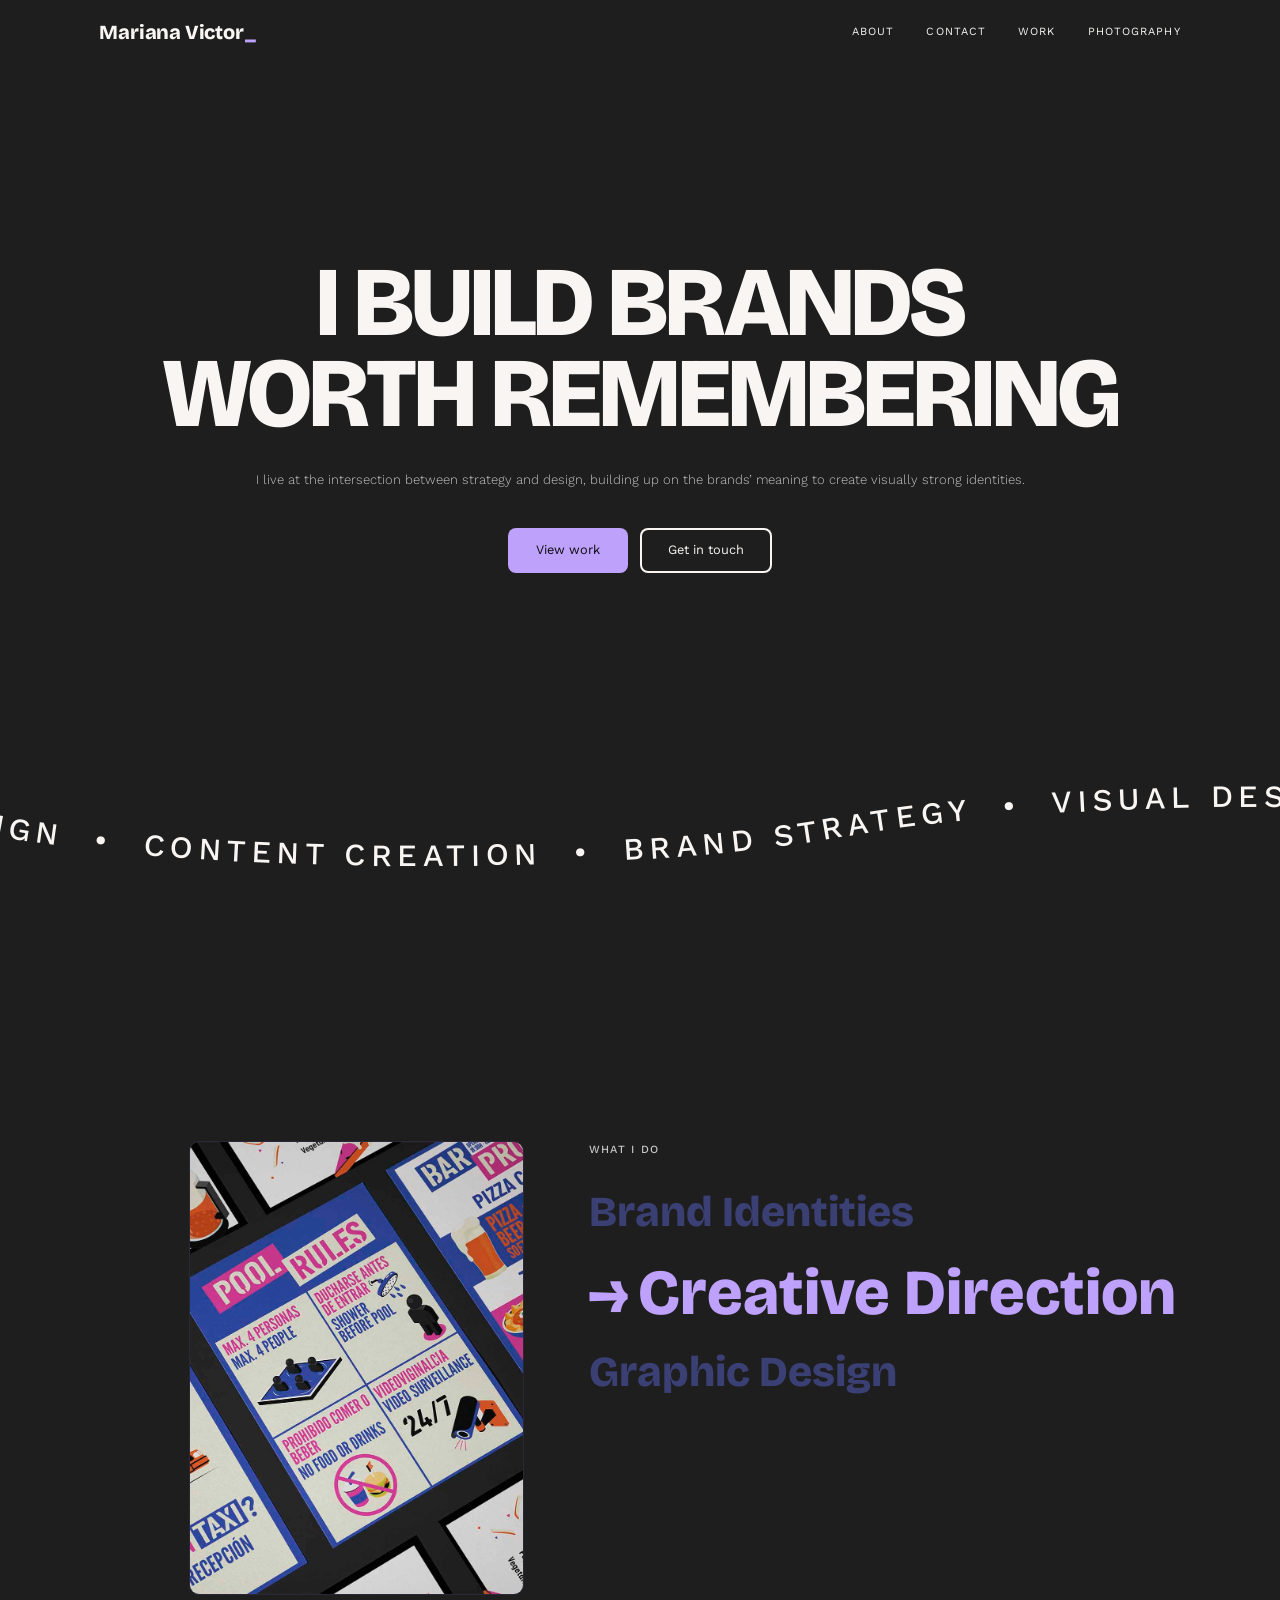
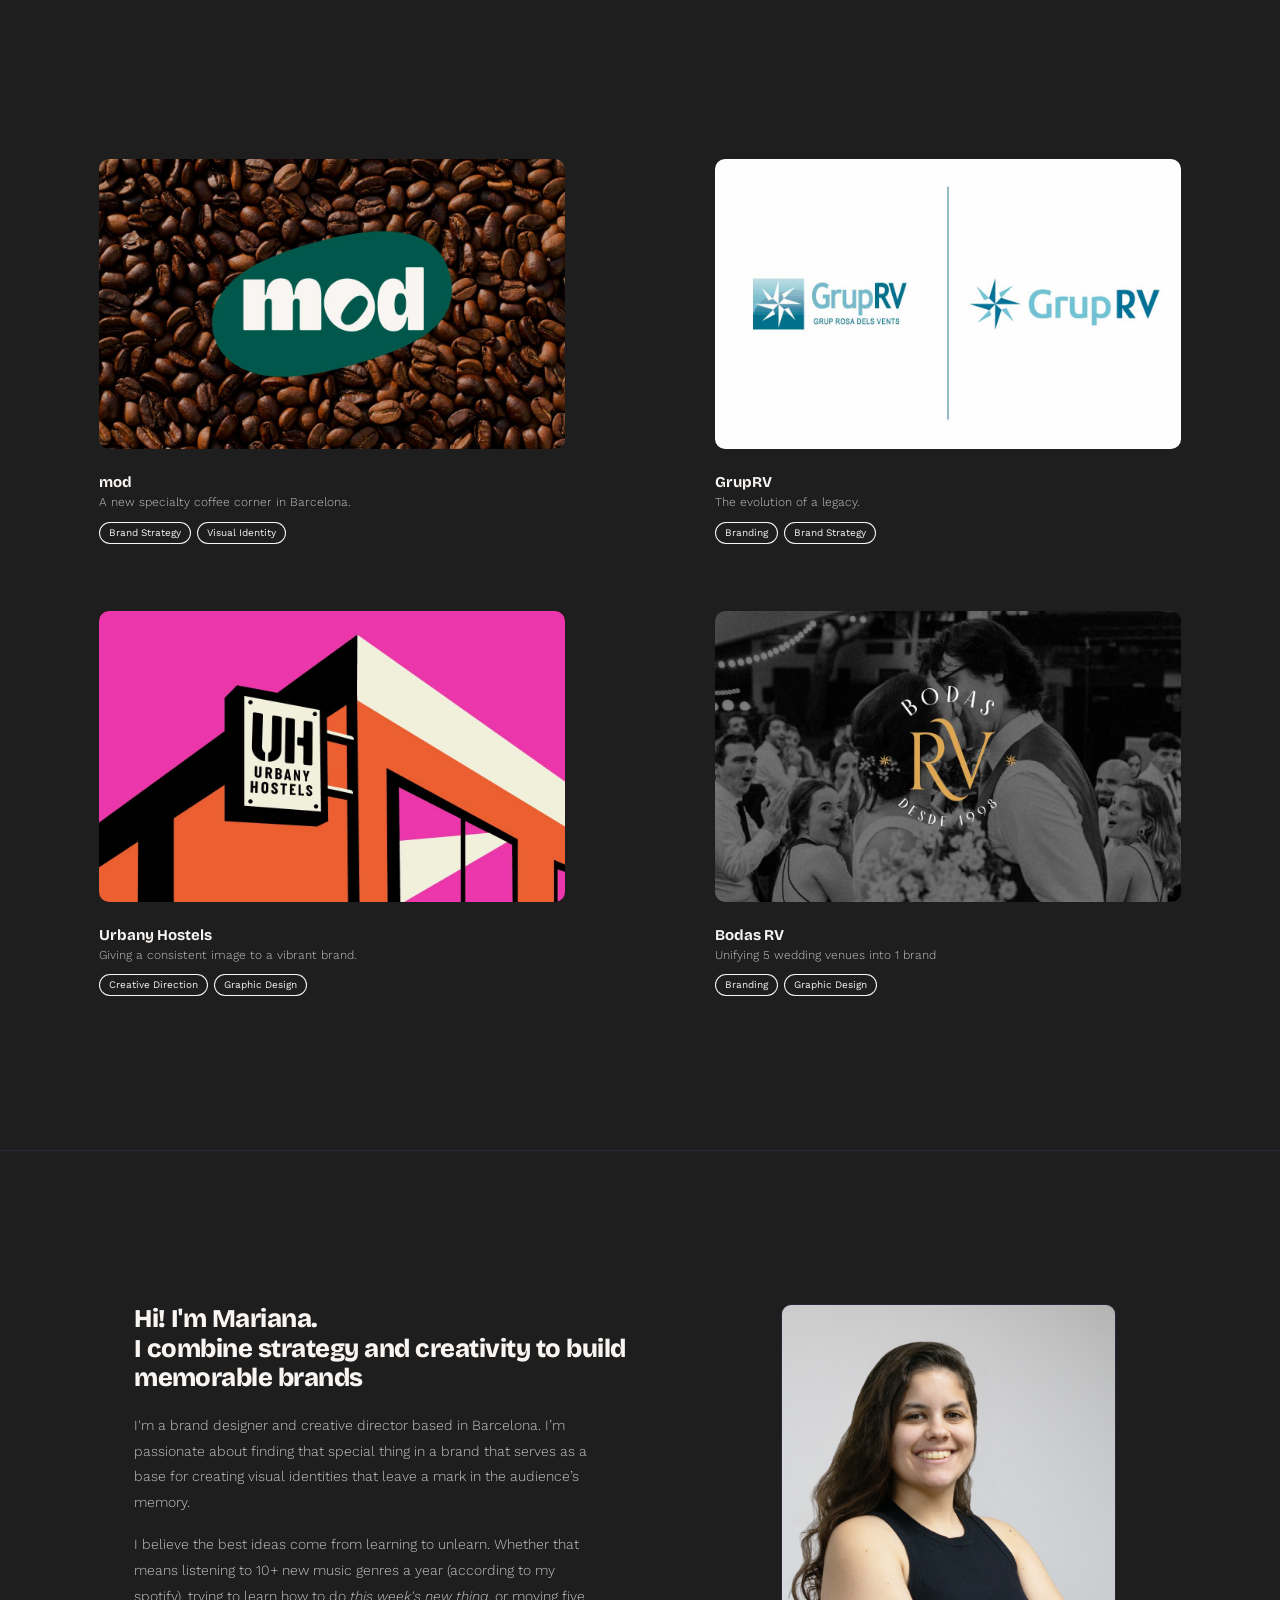
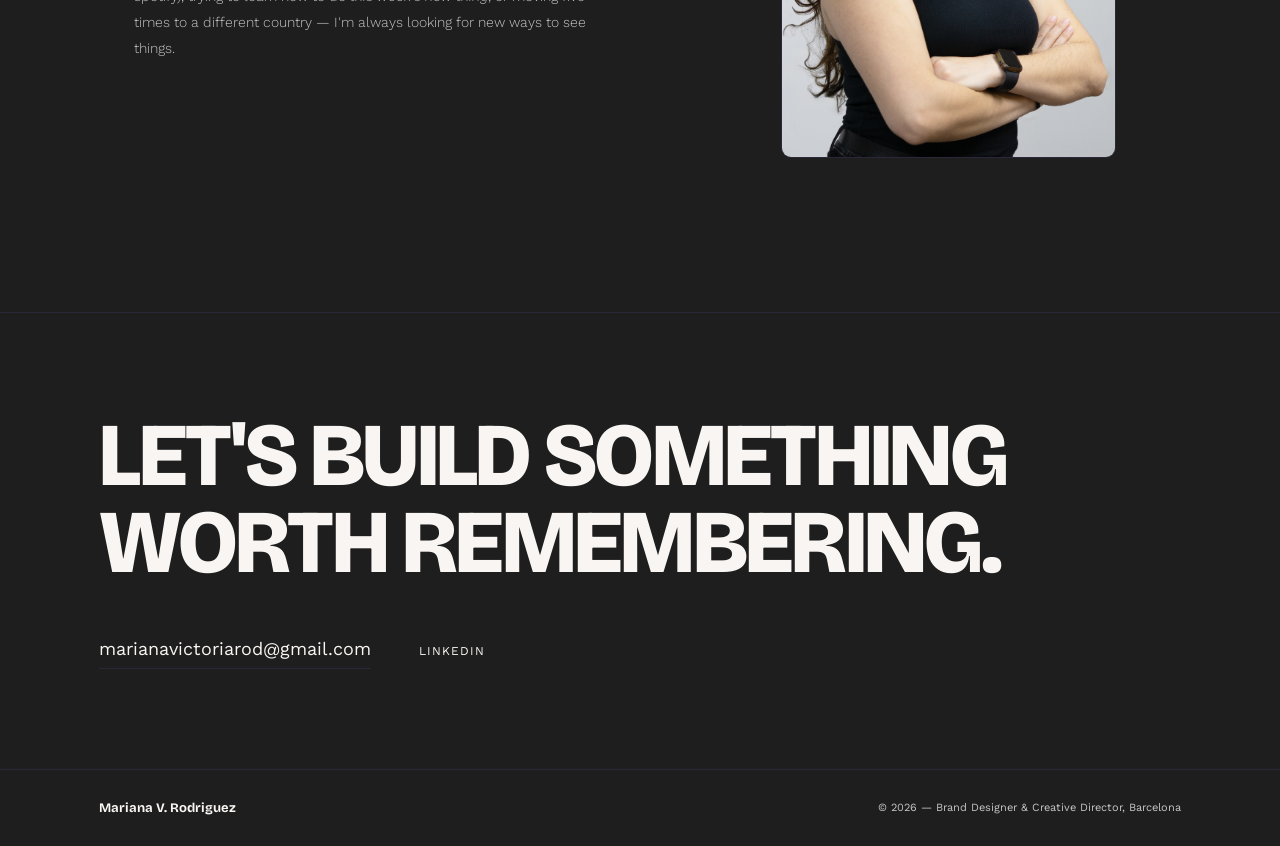
<file: index.html>
<!DOCTYPE html>
<html lang="en">
<head>
  <meta charset="UTF-8">
  <meta name="viewport" content="width=device-width, initial-scale=1.0">
  <title>Mariana V. Rodriguez — Brand Designer & Creative Director</title>
  <meta name="description" content="Brand designer and creative director based in Barcelona. Building identities that stand for something.">
  <meta property="og:title" content="Mariana V. Rodriguez — Brand Designer">
  <meta property="og:description" content="Brands with something to say. Based in Barcelona.">
  <meta property="og:url" content="https://marianavrodriguez.com">
  <meta property="og:type" content="website">

  <link rel="preconnect" href="https://fonts.googleapis.com">
  <link rel="preconnect" href="https://fonts.gstatic.com" crossorigin>
  <link href="https://fonts.googleapis.com/css2?family=Bricolage+Grotesque:opsz,wght@12..96,400;12..96,700;12..96,800&family=Work+Sans:wght@300;400;500&display=swap" rel="stylesheet">
  <link href="https://fonts.googleapis.com/css2?family=Bricolage+Grotesque:wght@800&text=%E2%86%92&display=swap" rel="stylesheet">
  <link rel="icon" type="image/jpeg" href="images/favicon.jpg">
  <link rel="stylesheet" href="styles.css">
</head>
<body>

  <div class="cursor" id="cursor" aria-hidden="true">&rarr;</div>

  <!-- NAV -->
  <nav id="nav">
    <div class="nav-inner">
      <a href="index.html" class="nav-name">
        <span id="nav-text"></span><span class="nav-cursor" id="nav-cursor">_</span>
      </a>
      <div class="nav-links">
        <a href="#about">About</a>
        <a href="#contact">Contact</a>
        <a href="#projects">Work</a>
        <a href="photography.html">Photography</a>
      </div>
      <button class="nav-burger" id="nav-burger" aria-label="Open menu" aria-expanded="false" aria-controls="nav-mobile">
        <span></span><span></span><span></span>
      </button>
    </div>
    <div class="nav-mobile" id="nav-mobile">
      <a href="#about">About</a>
      <a href="#contact">Contact</a>
      <a href="#projects">Work</a>
      <a href="photography.html">Photography</a>
    </div>
  </nav>

  <!-- HERO -->
  <section class="hero" id="home">
    <div class="hero-inner">
      <h1 class="hero-title reveal">I build brands<br>worth remembering</h1>
      <p class="hero-sub reveal">I live at the intersection between strategy and design, building up on the brands’ meaning to create visually strong identities.</p>
      <div class="hero-ctas reveal">
        <a href="#projects" class="btn-primary">View work</a>
        <a href="#contact" class="btn-ghost">Get in touch</a>
      </div>
    </div>

    <!-- MARQUEE — pinned to the bottom of the hero so part of it is
         visible on load; sizing/looping is rebuilt in script.js off
         the strip's actual rendered pixel size, not viewBox width,
         so the text stays legible on narrow screens. -->
    <div class="marquee-wrap" aria-hidden="true">
      <svg class="marquee-svg" viewBox="0 0 1920 160" preserveAspectRatio="xMidYMid meet">
        <path id="marquee-path" fill="none"
          d="M -480,90
             c 160,-70 320,-70 480,0 c 160,70 320,70 480,0
             c 160,-70 320,-70 480,0 c 160,70 320,70 480,0
             c 160,-70 320,-70 480,0 c 160,70 320,70 480,0" />
        <text class="marquee-text">
          <textPath id="marquee-textpath" href="#marquee-path" startOffset="0%">BRAND STRATEGY&nbsp;&nbsp;•&nbsp;&nbsp;VISUAL DESIGN&nbsp;&nbsp;•&nbsp;&nbsp;PHOTOGRAPHY&nbsp;&nbsp;•&nbsp;&nbsp;CREATIVE DIRECTION&nbsp;&nbsp;•&nbsp;&nbsp;GRAPHIC DESIGN&nbsp;&nbsp;•&nbsp;&nbsp;CONTENT CREATION&nbsp;&nbsp;•&nbsp;&nbsp;</textPath>
        </text>
      </svg>
    </div>
  </section>

  <!-- WORK / CATEGORIES -->
  <section class="work" id="work">
    <div class="work-inner">

      <div class="category-image" id="cat-image-wrap">
        <img id="cat-img" src="images/cat-visual-identity.jpg" alt="" onerror="this.style.opacity='0'">
        <span class="category-image-hint" aria-hidden="true">Explore →</span>
      </div>

      <div class="category-list">
        <p class="category-eyebrow">What I do</p>
        <div class="cat-item active" data-img="images/cat-visual-identity.jpg">
          <span class="cat-arrow" aria-hidden="true">→</span>
          <span class="cat-label">Brand Identities</span>
        </div>
        <div class="cat-item" data-img="images/cat-creative-direction.jpg">
          <span class="cat-arrow" aria-hidden="true">→</span>
          <span class="cat-label">Creative Direction</span>
        </div>
        <div class="cat-item" data-img="images/cat-graphic-design.jpg">
          <span class="cat-arrow" aria-hidden="true">→</span>
          <span class="cat-label">Graphic Design</span>
        </div>
        <!-- Temporarily hidden — Photography and Content Creation aren't
             ready to launch yet. Un-comment to bring them back, and
             restore the matching CATEGORIES entries in script.js.
        <div class="cat-item" data-img="images/cat-photography.jpg">
          <span class="cat-arrow" aria-hidden="true">→</span>
          <span class="cat-label">Photography</span>
        </div>
        <div class="cat-item" data-img="images/cat-content.jpg">
          <span class="cat-arrow" aria-hidden="true">→</span>
          <span class="cat-label">Content Creation</span>
        </div>
        -->
      </div>

    </div>
  </section>

  <!-- CATEGORY POP-UP -->
  <div class="cat-modal" id="cat-modal" aria-hidden="true">
    <div class="cat-modal-backdrop" data-close></div>
    <div class="cat-modal-panel" role="dialog" aria-modal="true" aria-labelledby="cat-modal-title">
      <button class="cat-modal-close" data-close aria-label="Close">&times;</button>
      <img class="cat-modal-image" id="cat-modal-image" alt="" onerror="this.style.opacity='0'">
      <div class="cat-modal-body">
        <h3 class="cat-modal-title" id="cat-modal-title"></h3>
        <p class="cat-modal-desc" id="cat-modal-desc"></p>
        <div class="cat-modal-projects" id="cat-modal-projects"></div>
      </div>
    </div>
  </div>

  <!-- PROJECT CARDS -->
  <section class="projects" id="projects">
    <div class="projects-grid">

      <article class="project-card reveal">
        <a href="mod.html" class="card-link">
          <div class="card-image" style="--ph:#002D26">
            <img src="images/mod.jpg" alt="mod" loading="lazy" onerror="this.style.opacity='0'">
            <div class="card-overlay">
              <p class="overlay-desc">Naming and brand identity for a specialty coffee corner inside Urbany Hostels Barcelona.</p>
              <span class="overlay-btn">View project →</span>
            </div>
          </div>
          <div class="card-meta">
            <p class="card-title">mod</p>
            <p class="card-desc">A new specialty coffee corner in Barcelona.</p>
            <div class="card-tags">
              <span class="tag">Brand Strategy</span>
              <span class="tag">Visual Identity</span>
            </div>
          </div>
        </a>
      </article>

      <article class="project-card reveal">
        <a href="gruprv.html" class="card-link">
          <div class="card-image" style="--ph:#0F1A2E">
            <img src="images/gruprv.jpg" alt="GrupRV" loading="lazy" onerror="this.style.opacity='0'">
            <div class="card-overlay">
              <p class="overlay-desc">Rebrand for a 50-year hospitality holding company — stripping away visual noise into one confident mark.</p>
              <span class="overlay-btn">View project →</span>
            </div>
          </div>
          <div class="card-meta">
            <p class="card-title">GrupRV</p>
            <p class="card-desc">The evolution of a legacy.</p>
            <div class="card-tags">
              <span class="tag">Branding</span>
              <span class="tag">Brand Strategy</span>
            </div>
          </div>
        </a>
      </article>

      <article class="project-card reveal">
        <a href="urbany.html" class="card-link">
          <div class="card-image" style="--ph:#1E0800">
            <img src="images/urbany.jpg" alt="Urbany Hostels" loading="lazy" onerror="this.style.opacity='0'">
            <div class="card-overlay">
              <p class="overlay-desc">Direction and creation of the visual language of the youth hostels.</p>
              <span class="overlay-btn">View project →</span>
            </div>
          </div>
          <div class="card-meta">
            <p class="card-title">Urbany Hostels</p>
            <p class="card-desc">Giving a consistent image to a vibrant brand.</p>
            <div class="card-tags">
              <span class="tag">Creative Direction</span>
              <span class="tag">Graphic Design</span>
            </div>
          </div>
        </a>
      </article>

      <article class="project-card reveal">
        <a href="bodasrv.html" class="card-link">
          <div class="card-image" style="--ph:#1A0E08">
            <img src="images/bodasrv.jpg" alt="Bodas RV" loading="lazy" onerror="this.style.opacity='0'">
            <div class="card-overlay">
              <p class="overlay-desc">Full brand identity for a wedding brand. +46% web conversions since launch.</p>
              <span class="overlay-btn">View project →</span>
            </div>
          </div>
          <div class="card-meta">
            <p class="card-title">Bodas RV</p>
            <p class="card-desc">Unifying 5 wedding venues into 1 brand</p>
            <div class="card-tags">
              <span class="tag">Branding</span>
              <span class="tag">Graphic Design</span>
            </div>
          </div>
        </a>
      </article>

    </div>
  </section>

  <!-- ABOUT -->
  <section class="about" id="about">
    <div class="about-inner">
      <div class="about-text">
        <h2 class="about-title reveal">Hi! I'm Mariana.<br>I combine strategy and creativity to build memorable brands</h2>
        <div class="about-body reveal">
          <p>I'm a brand designer and creative director based in Barcelona. I’m passionate  about finding that special thing in a brand that serves as a base for creating visual identities that leave a mark in the audience’s memory.</p>
          <p>I believe the best ideas come from learning to unlearn. Whether that means listening to 10+ new music genres a year (according to my spotify), trying to learn how to do <em>this week's new thing</em>, or moving five times to a different country — I'm always looking for new ways to see things.</p>
        </div>
      </div>
      <div class="about-image reveal">
        <img src="images/portrait.jpg" alt="Mariana V. Rodriguez" loading="lazy" onerror="this.style.opacity='0'">
      </div>
    </div>
  </section>

  <!-- CONTACT -->
  <section class="contact" id="contact">
    <div class="contact-inner">
      <h2 class="contact-title reveal">Let's build something<br>worth remembering.</h2>
      <div class="contact-links reveal">
        <a href="mailto:marianavictoriarod@gmail.com" class="contact-email">marianavictoriarod@gmail.com</a>
        <div class="social-links">
          <a href="https://linkedin.com/in/mariana-v-rodriguez" target="_blank" rel="noopener">LinkedIn</a>
        </div>
      </div>
    </div>
  </section>

  <!-- FOOTER -->
  <footer>
    <div class="footer-inner">
      <p class="footer-name">Mariana V. Rodriguez</p>
      <p class="footer-copy">© 2026 — Brand Designer & Creative Director, Barcelona</p>
    </div>
  </footer>

  <script src="script.js"></script>
</body>
</html>
</file>
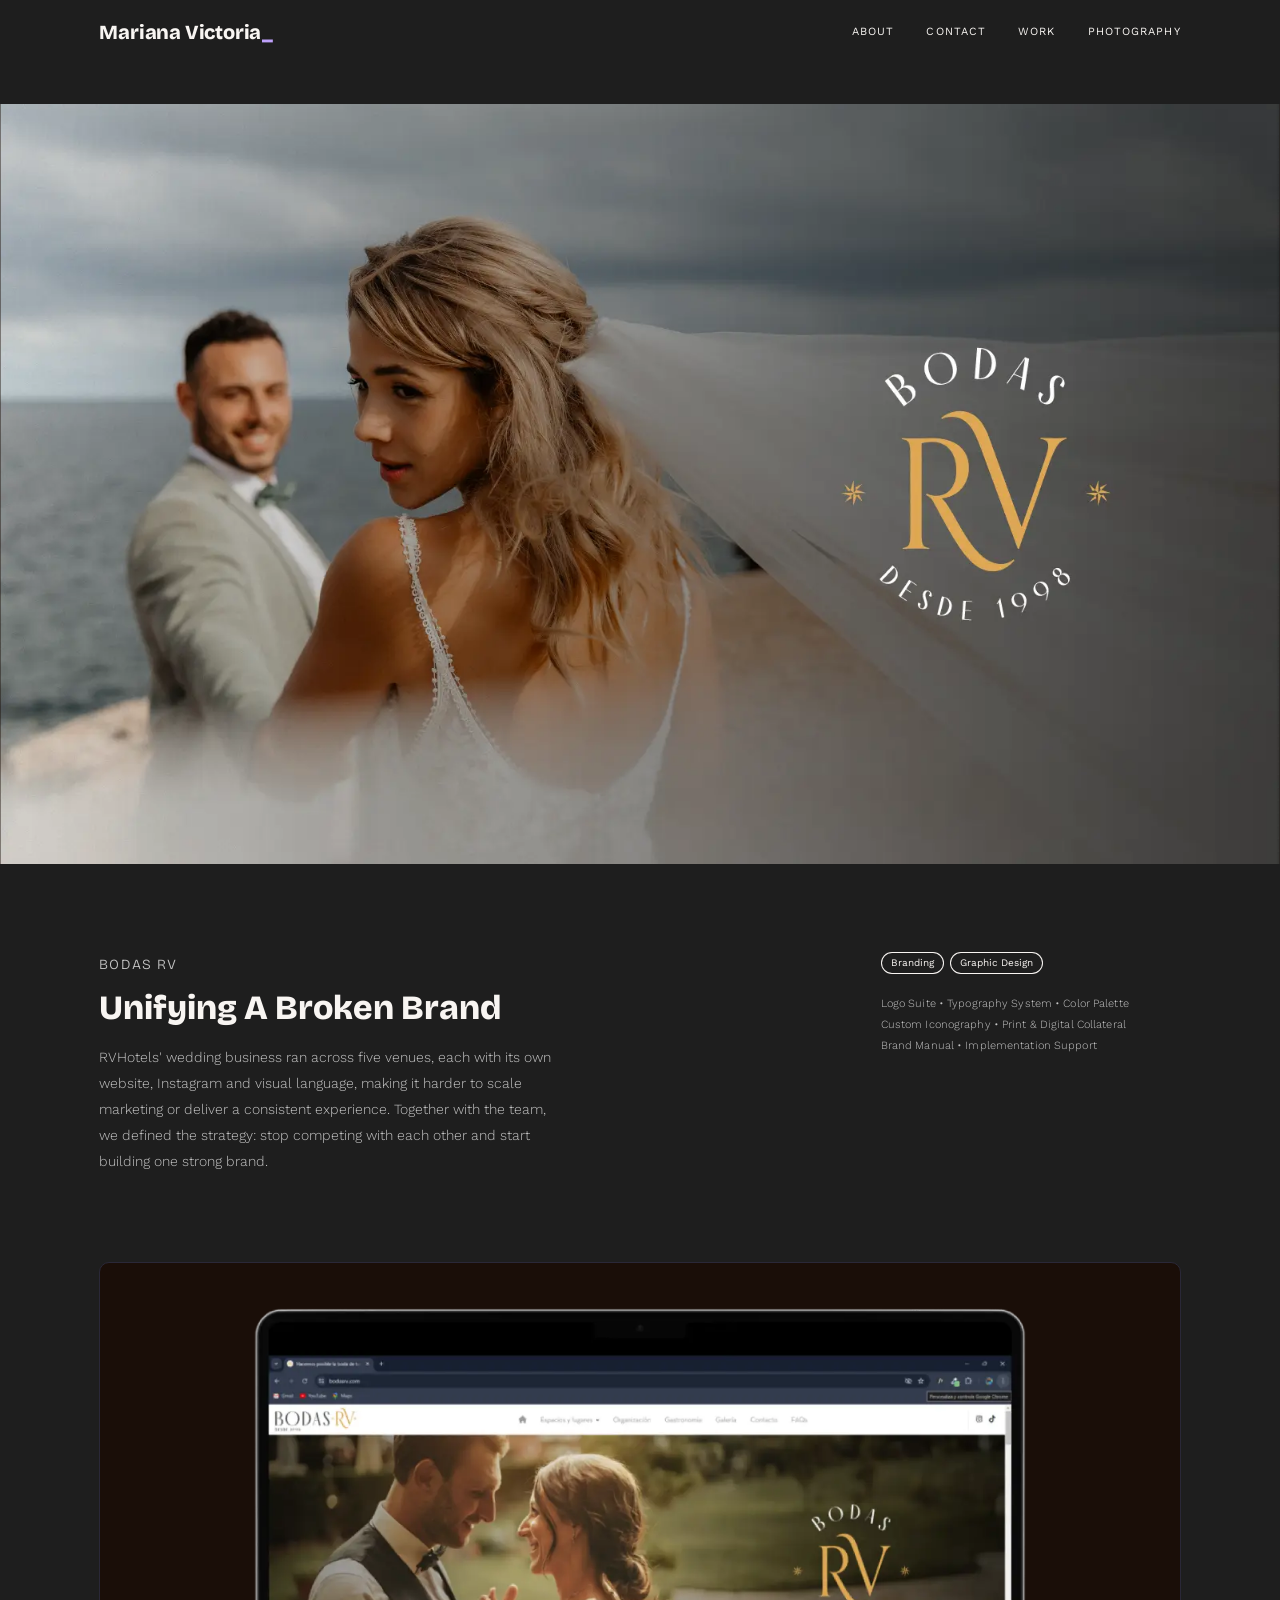
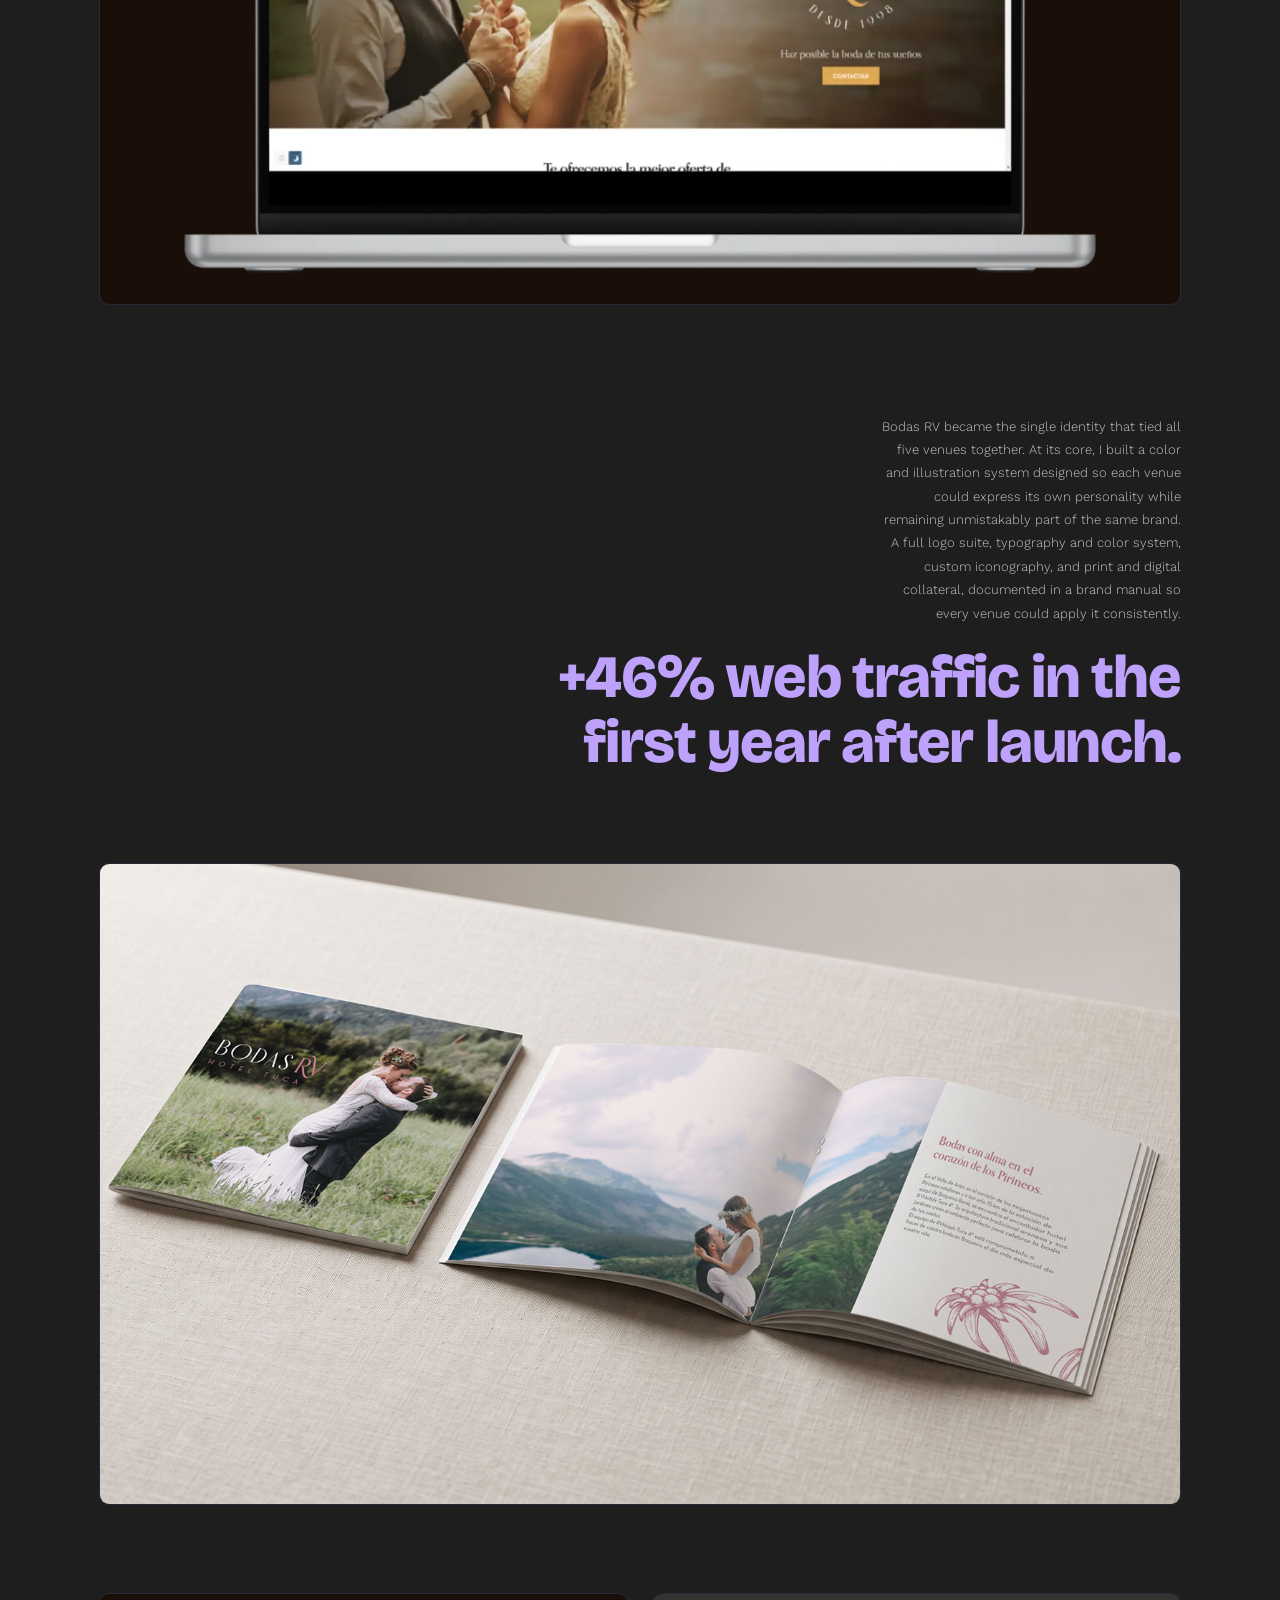
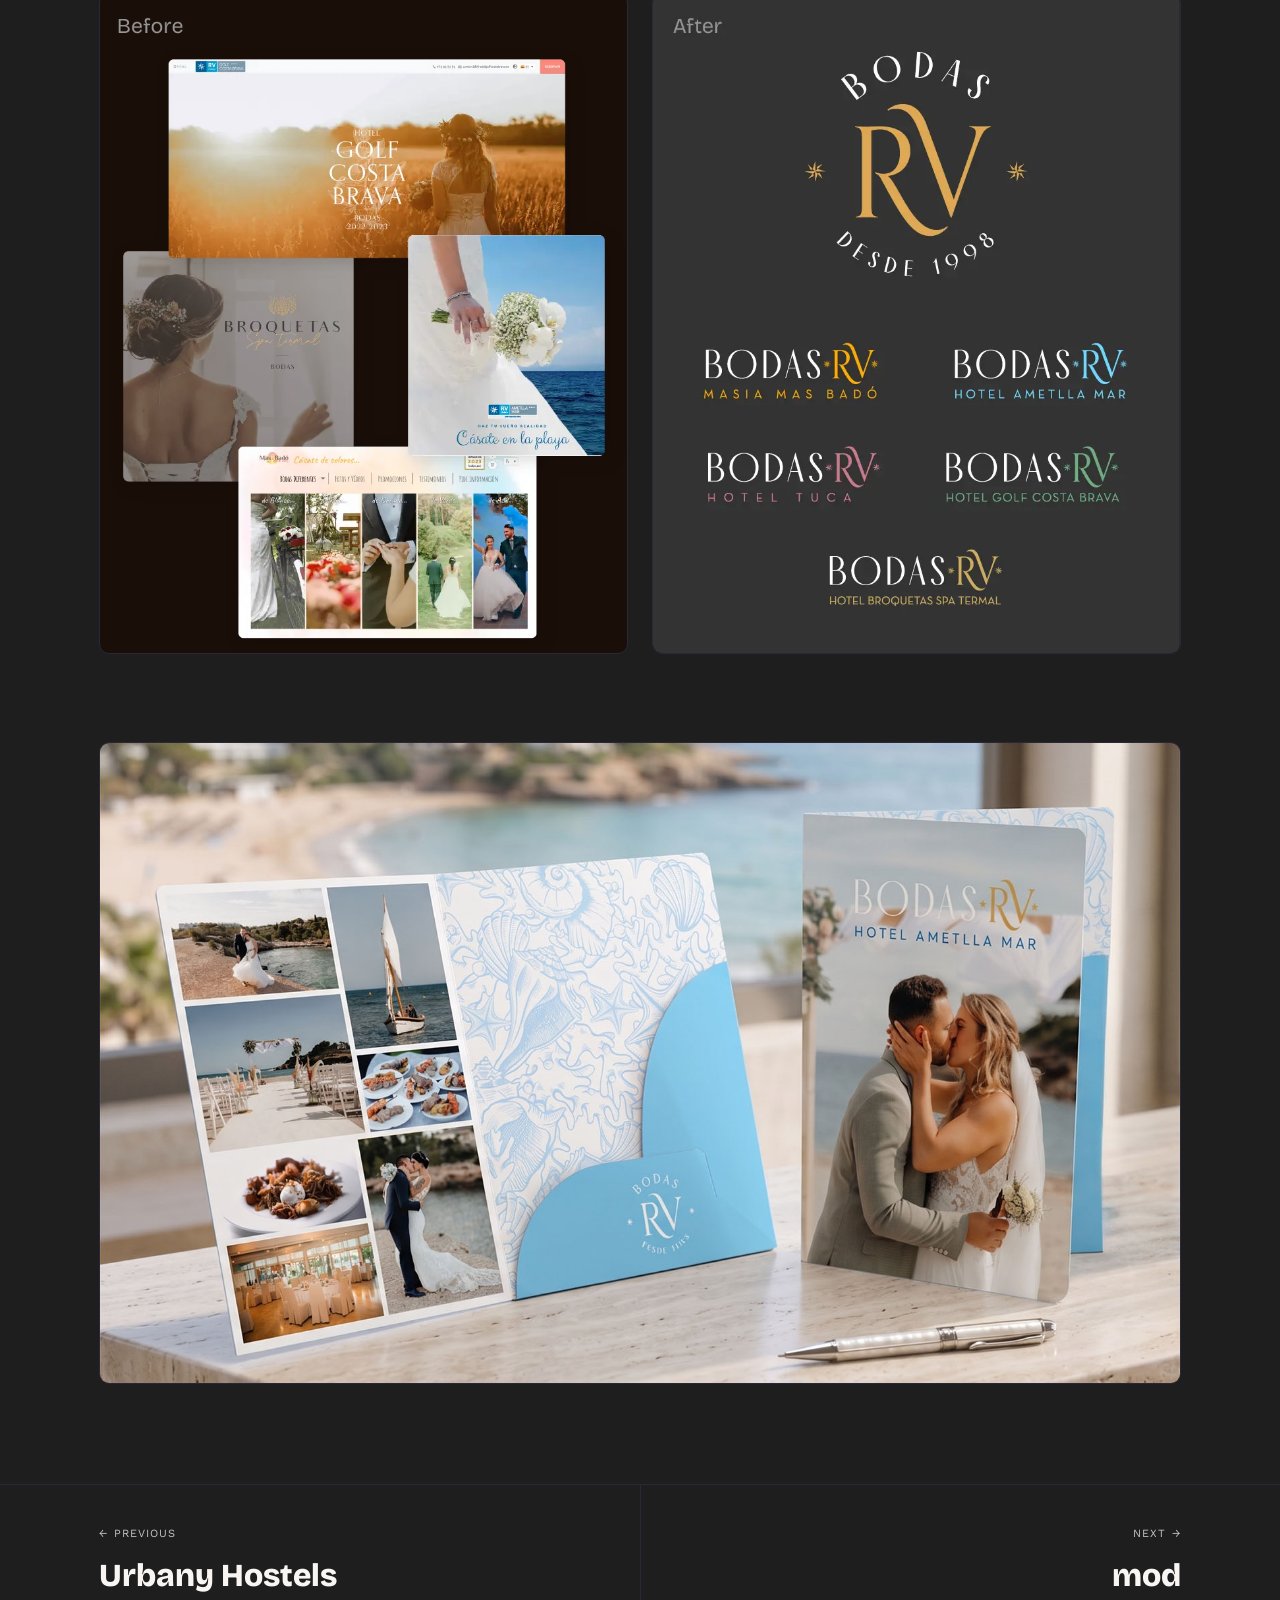
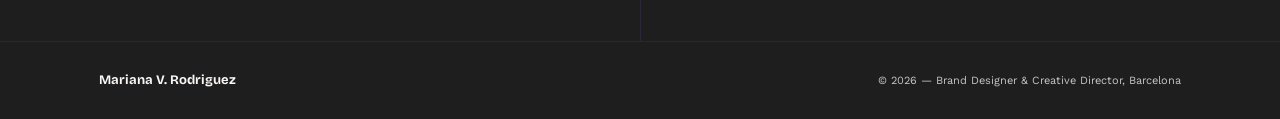
<file: bodasrv.html>
<!DOCTYPE html>
<html lang="en">
<head>
  <meta charset="UTF-8">
  <meta name="viewport" content="width=device-width, initial-scale=1.0">
  <title>Bodas RV — Mariana V. Rodriguez</title>
  <meta name="description" content="Full brand identity for a wedding brand — logo suite, print, digital, and campaigns. +46% web conversions since launch.">
  <meta property="og:title" content="Bodas RV — Mariana V. Rodriguez">
  <meta property="og:description" content="Full brand identity for a wedding brand. +46% web conversions since launch.">
  <meta property="og:url" content="https://marianavrodriguez.com/bodasrv.html">
  <meta property="og:type" content="website">

  <link rel="preconnect" href="https://fonts.googleapis.com">
  <link rel="preconnect" href="https://fonts.gstatic.com" crossorigin>
  <link href="https://fonts.googleapis.com/css2?family=Bricolage+Grotesque:opsz,wght@12..96,400;12..96,700;12..96,800&family=Work+Sans:wght@300;400;500&display=swap" rel="stylesheet">
  <link href="https://fonts.googleapis.com/css2?family=Bricolage+Grotesque:wght@800&text=%E2%86%92&display=swap" rel="stylesheet">
  <link rel="icon" type="image/jpeg" href="images/favicon.jpg">
  <link rel="stylesheet" href="styles.css">
</head>
<body>

  <div class="cursor" id="cursor" aria-hidden="true">&rarr;</div>

  <!-- NAV -->
  <nav id="nav">
    <div class="nav-inner">
      <a href="index.html" class="nav-name">
        <span id="nav-text"></span><span class="nav-cursor" id="nav-cursor">_</span>
      </a>
      <div class="nav-links">
        <a href="index.html#about">About</a>
        <a href="index.html#contact">Contact</a>
        <a href="index.html#projects">Work</a>
        <a href="photography.html">Photography</a>
      </div>
      <button class="nav-burger" id="nav-burger" aria-label="Open menu" aria-expanded="false" aria-controls="nav-mobile">
        <span></span><span></span><span></span>
      </button>
    </div>
    <div class="nav-mobile" id="nav-mobile">
      <a href="index.html#about">About</a>
      <a href="index.html#contact">Contact</a>
      <a href="index.html#projects">Work</a>
      <a href="photography.html">Photography</a>
    </div>
  </nav>

  <!-- HERO -->
  <section class="case-hero reveal">
    <div class="case-image-block lg case-hero-card" style="--ph:#1A0E08">
      <img src="images/bodasrv-hero.webp" alt="Bodas RV" loading="lazy" onerror="this.style.opacity='0'">
      <span class="case-hero-caption">Project hero image — wedding venue photo, logo overlaid bottom-right</span>
    </div>
  </section>

  <!-- INTRO + META -->
  <section class="case-intro">
    <div class="case-intro-text reveal">
      <p class="case-intro-pretitle">Bodas RV</p>
      <h2 class="case-intro-heading">Unifying A Broken Brand</h2>
      <p>RVHotels' wedding business ran across five venues, each with its own website, Instagram and visual language, making it harder to scale marketing or deliver a consistent experience. Together with the team, we defined the strategy: stop competing with each other and start building one strong brand.</p>
    </div>
    <div class="case-intro-meta reveal">
      <div class="case-intro-tags">
        <span class="tag">Branding</span>
        <span class="tag">Graphic Design</span>
      </div>
      <div class="case-intro-services">
        <p>Logo Suite • Typography System • Color Palette</p>
        <p>Custom Iconography • Print & Digital Collateral</p>
        <p>Brand Manual • Implementation Support</p>
      </div>
    </div>
  </section>

  <!-- FULL IMAGE -->
  <section class="case-section-image reveal">
    <div class="case-image-block lg" style="--ph:#1A0E08">
      <img src="images/bodasrv-01.webp" alt="Before — three separate venue brands" loading="lazy" onerror="this.style.opacity='0'">
      <span class="ph-label">"Before" — the chaos of 3 separate venue brands prior to unification</span>
    </div>
  </section>

  <!-- STATEMENT -->
  <section class="case-statement reveal">
    <p class="case-statement-intro">Bodas RV became the single identity that tied all five venues together. At its core, I built a color and illustration system designed so each venue could express its own personality while remaining unmistakably part of the same brand.  A full logo suite, typography and color system, custom iconography, and print and digital collateral, documented in a brand manual so every venue could apply it consistently.</p>
    <p class="case-statement-headline">+46% web traffic in the first year after launch.</p>
  </section>

  <!-- FULL IMAGE -->
  <section class="case-section-image reveal">
    <div class="case-image-block lg" style="--ph:#1A0E08">
      <img src="images/bodasrv-02.jpg" alt="Logo suite" loading="lazy" onerror="this.style.opacity='0'">
      <span class="ph-label">Logo suite — primary, secondary and badge marks on white</span>
    </div>
  </section>

  <!-- 2-UP GRID -->
  <section class="case-grid-2">
    <div class="case-image-block sq reveal" style="--ph:#1A0E08">
      <img src="images/bodasrv-03.webp" alt="Color palette and typography spread" loading="lazy" onerror="this.style.opacity='0'">
      <span class="ph-label">Color palette + typography spread from the brand manual</span>
    </div>
    <div class="case-image-block sq reveal" style="--ph:#1A0E08">
      <img src="images/bodasrv-04.webp" alt="Event folder design" loading="lazy" onerror="this.style.opacity='0'">
      <span class="ph-label">Event folder — spread from the printed piece</span>
    </div>
  </section>

  <!-- TRAILING IMAGE -->
  <section class="case-outro-image reveal">
    <div class="case-image-block lg" style="--ph:#1A0E08">
      <img src="images/bodasrv-05.jpg" alt="Google Ads campaign grid" loading="lazy" onerror="this.style.opacity='0'">
      <span class="ph-label">Campaign range — Google Ads across venues (Broquetas, HAM, Golf)</span>
    </div>
  </section>

  <!-- PROJECT NAV -->
  <section class="case-nav">
    <div class="case-nav-inner">
      <a href="urbany.html" class="case-nav-link case-nav-prev reveal">
        <span class="case-nav-dir">← Previous</span>
        <span class="case-nav-name">Urbany Hostels</span>
      </a>
      <a href="mod.html" class="case-nav-link case-nav-next reveal">
        <span class="case-nav-dir">Next →</span>
        <span class="case-nav-name">mod</span>
      </a>
    </div>
  </section>

  <!-- FOOTER -->
  <footer>
    <div class="footer-inner">
      <p class="footer-name">Mariana V. Rodriguez</p>
      <p class="footer-copy">© 2026 — Brand Designer & Creative Director, Barcelona</p>
    </div>
  </footer>

  <script src="script.js"></script>
</body>
</html>
</file>
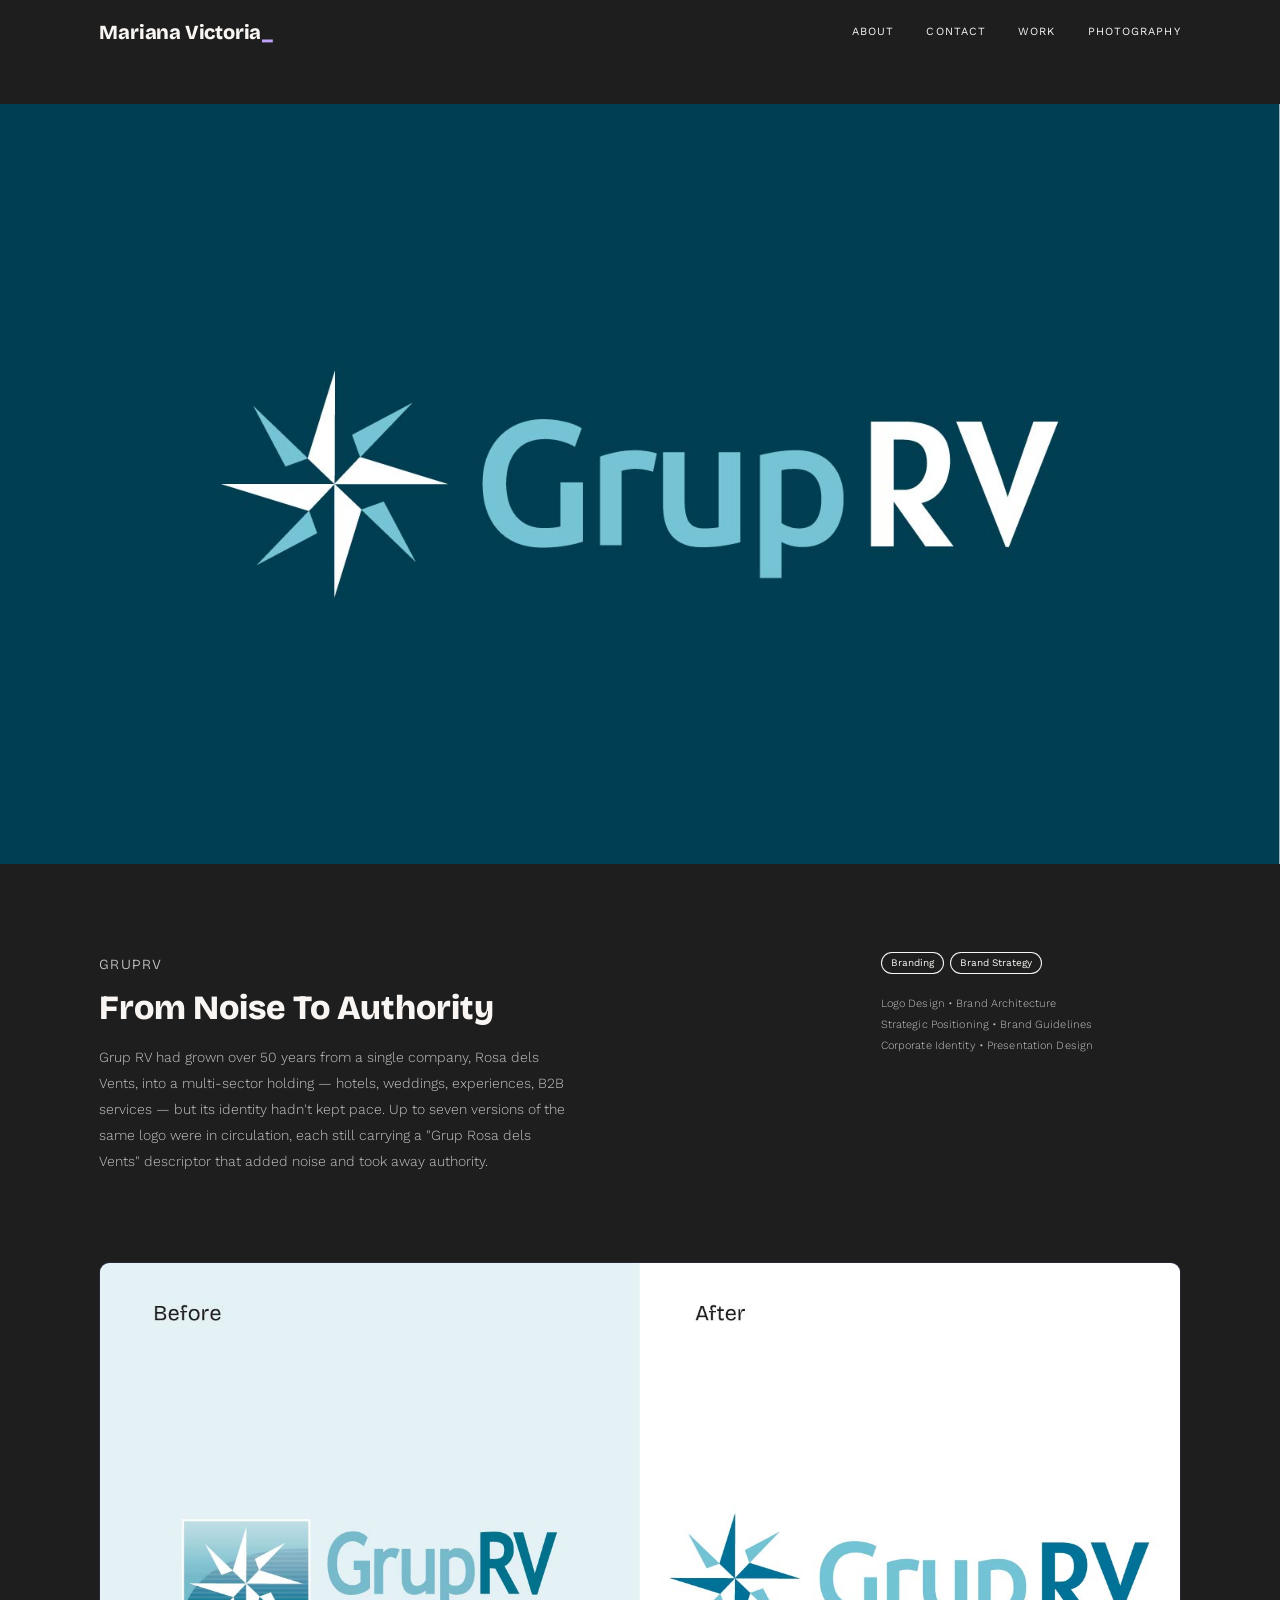
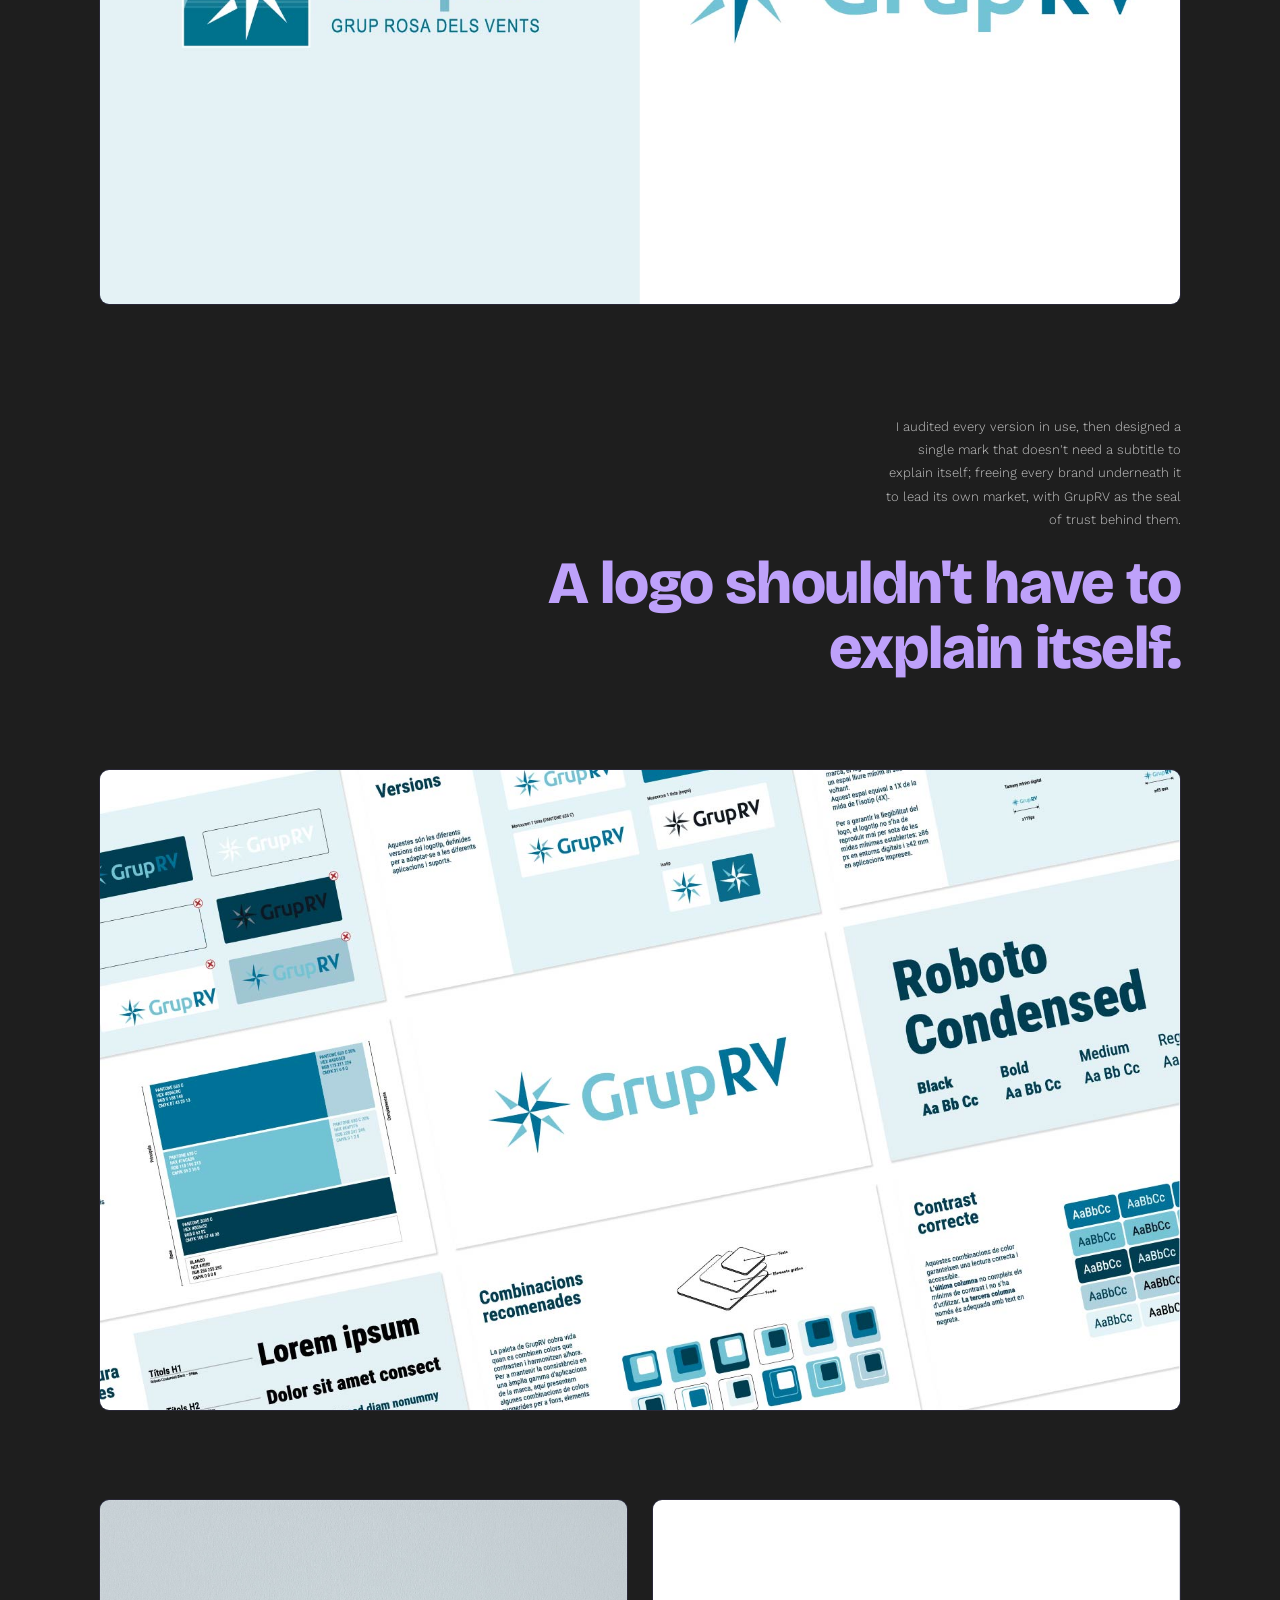
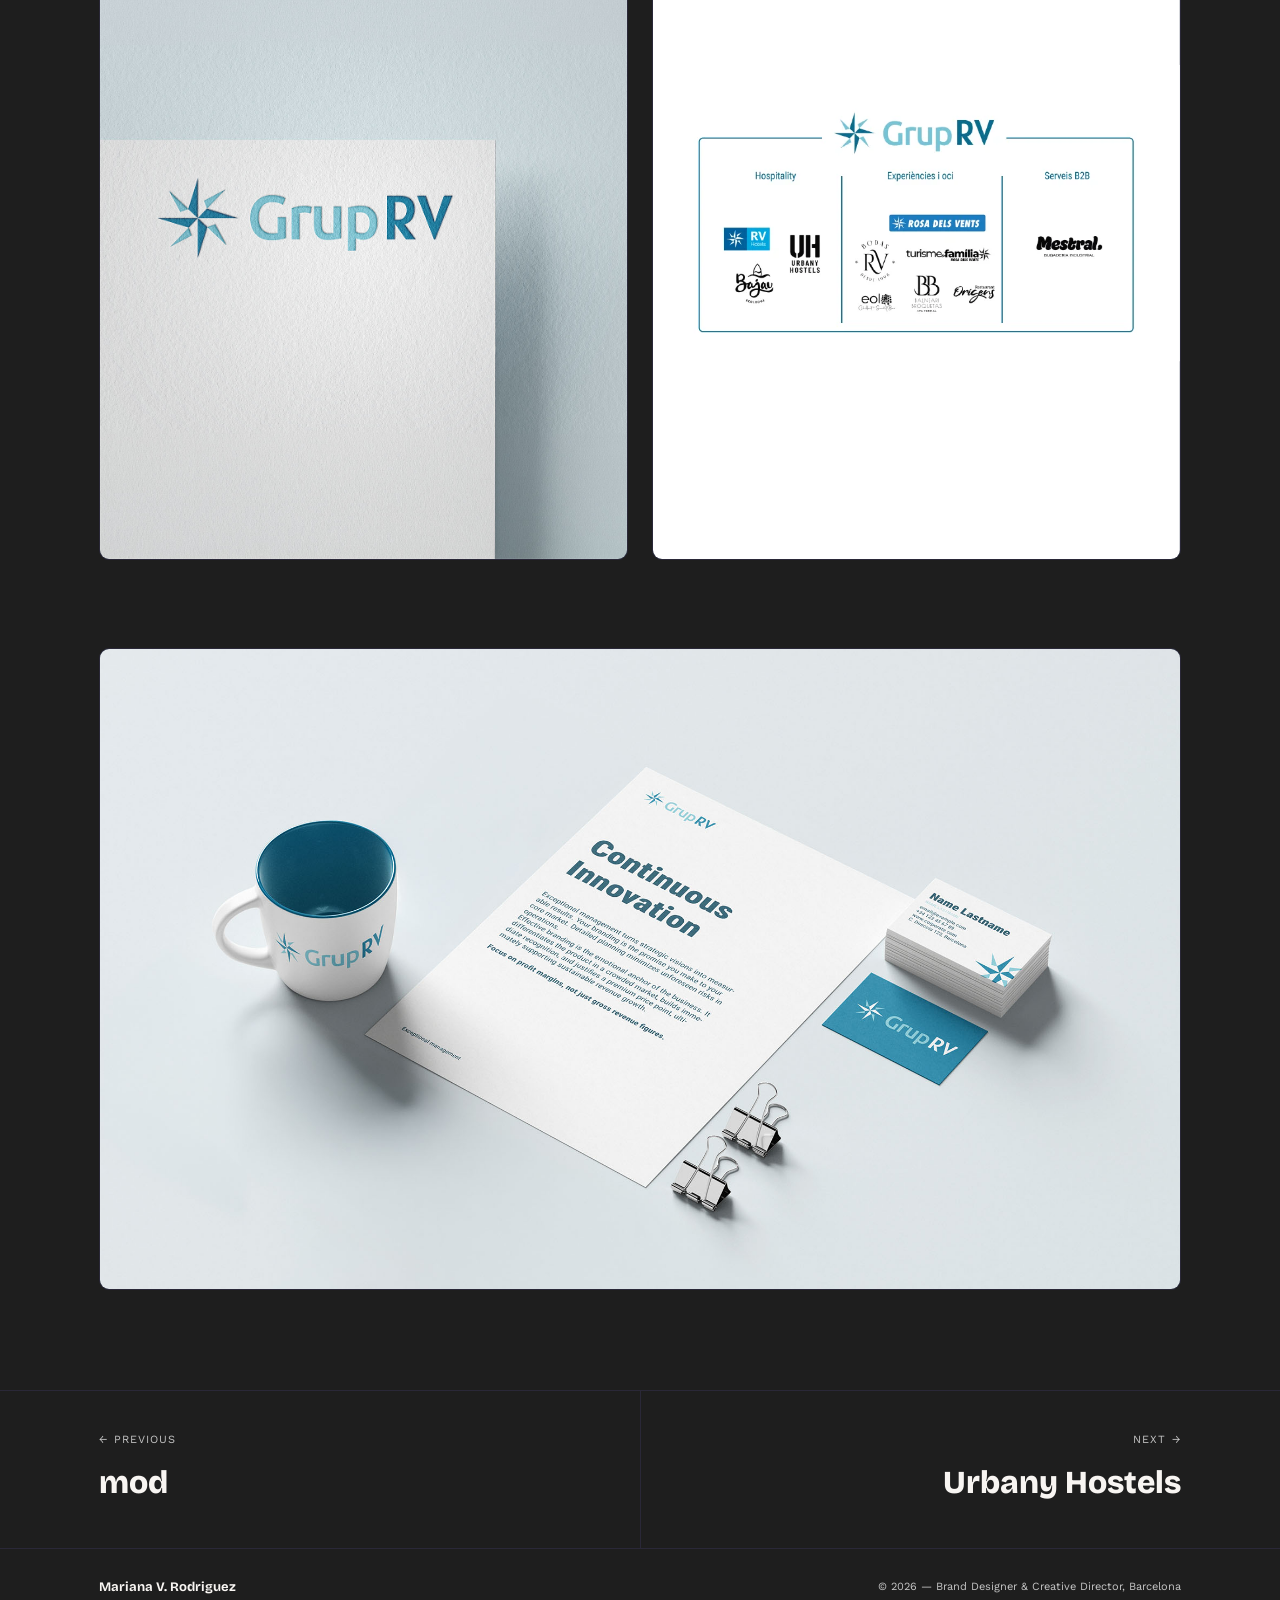
<file: gruprv.html>
<!DOCTYPE html>
<html lang="en">
<head>
  <meta charset="UTF-8">
  <meta name="viewport" content="width=device-width, initial-scale=1.0">
  <title>GrupRV — Mariana V. Rodriguez</title>
  <meta name="description" content="Brand evolution for a 50-year hospitality holding company — stripping away visual noise into one confident mark.">
  <meta property="og:title" content="GrupRV — Mariana V. Rodriguez">
  <meta property="og:description" content="Brand evolution for a 50-year hospitality holding company.">
  <meta property="og:url" content="https://marianavrodriguez.com/gruprv.html">
  <meta property="og:type" content="website">

  <link rel="preconnect" href="https://fonts.googleapis.com">
  <link rel="preconnect" href="https://fonts.gstatic.com" crossorigin>
  <link href="https://fonts.googleapis.com/css2?family=Bricolage+Grotesque:opsz,wght@12..96,400;12..96,700;12..96,800&family=Work+Sans:wght@300;400;500&display=swap" rel="stylesheet">
  <link href="https://fonts.googleapis.com/css2?family=Bricolage+Grotesque:wght@800&text=%E2%86%92&display=swap" rel="stylesheet">
  <link rel="icon" type="image/jpeg" href="images/favicon.jpg">
  <link rel="stylesheet" href="styles.css">
</head>
<body>

  <div class="cursor" id="cursor" aria-hidden="true">&rarr;</div>

  <!-- NAV -->
  <nav id="nav">
    <div class="nav-inner">
      <a href="index.html" class="nav-name">
        <span id="nav-text"></span><span class="nav-cursor" id="nav-cursor">_</span>
      </a>
      <div class="nav-links">
        <a href="index.html#about">About</a>
        <a href="index.html#contact">Contact</a>
        <a href="index.html#projects">Work</a>
        <a href="photography.html">Photography</a>
      </div>
      <button class="nav-burger" id="nav-burger" aria-label="Open menu" aria-expanded="false" aria-controls="nav-mobile">
        <span></span><span></span><span></span>
      </button>
    </div>
    <div class="nav-mobile" id="nav-mobile">
      <a href="index.html#about">About</a>
      <a href="index.html#contact">Contact</a>
      <a href="index.html#projects">Work</a>
      <a href="photography.html">Photography</a>
    </div>
  </nav>

  <!-- HERO -->
  <section class="case-hero reveal">
    <div class="case-image-block lg case-hero-card" style="--ph:#0F1A2E">
      <img src="images/gruprv-hero.jpg" alt="GrupRV" loading="lazy" onerror="this.style.opacity='0'">
      <span class="case-hero-caption">Project hero image — new logo, large and centered, on deep navy</span>
    </div>
  </section>

  <!-- INTRO + META -->
  <section class="case-intro">
    <div class="case-intro-text reveal">
      <p class="case-intro-pretitle">GrupRV</p>
      <h2 class="case-intro-heading">From Noise To Authority</h2>
      <p>Grup RV had grown over 50 years from a single company, Rosa dels Vents, into a multi-sector holding — hotels, weddings, experiences, B2B services — but its identity hadn't kept pace. Up to seven versions of the same logo were in circulation, each still carrying a "Grup Rosa dels Vents" descriptor that added noise and took away authority.</p>
    </div>
    <div class="case-intro-meta reveal">
      <div class="case-intro-tags">
        <span class="tag">Branding</span>
        <span class="tag">Brand Strategy</span>
      </div>
      <div class="case-intro-services">
        <p>Logo Design • Brand Architecture</p>
        <p>Strategic Positioning • Brand Guidelines</p>
        <p>Corporate Identity • Presentation Design</p>
      </div>
    </div>
  </section>

  <!-- FULL IMAGE -->
  <section class="case-section-image reveal">
    <div class="case-image-block lg" style="--ph:#0F1A2E">
      <img src="images/gruprv-01.jpg" alt="The problem — 7 conflicting logo versions" loading="lazy" onerror="this.style.opacity='0'">
      <span class="ph-label">The problem — 7 conflicting logo versions in circulation ("before")</span>
    </div>
  </section>

  <!-- STATEMENT -->
  <section class="case-statement reveal">
    <p class="case-statement-intro">I audited every version in use, then designed a single mark that doesn't need a subtitle to explain itself; freeing every brand underneath it to lead its own market, with GrupRV as the seal of trust behind them.</p>
    <p class="case-statement-headline">A logo shouldn't have to explain itself.</p>
  </section>

  <!-- FULL IMAGE -->
  <section class="case-section-image reveal">
    <div class="case-image-block lg" style="--ph:#0F1A2E">
      <img src="images/gruprv-02.jpg" alt="The solution — new logo on white" loading="lazy" onerror="this.style.opacity='0'">
      <span class="ph-label">The solution — new logo, clean, on white, full bleed</span>
    </div>
  </section>

  <!-- 2-UP GRID -->
  <section class="case-grid-2">
    <div class="case-image-block sq reveal" style="--ph:#0F1A2E">
      <img src="images/gruprv-03.jpg" alt="Brand architecture map" loading="lazy" onerror="this.style.opacity='0'">
      <span class="ph-label">Brand architecture — GrupRV at top, RVHotels / Bodas RV / Rosa dels Vents / Mestral / Urbany below</span>
    </div>
    <div class="case-image-block sq reveal" style="--ph:#0F1A2E">
      <img src="images/gruprv-04.webp" alt="Brand manual spread" loading="lazy" onerror="this.style.opacity='0'">
      <span class="ph-label">Brand manual spread — logo system and color palette</span>
    </div>
  </section>

  <!-- TRAILING IMAGE -->
  <section class="case-outro-image reveal">
    <div class="case-image-block lg" style="--ph:#0F1A2E">
      <img src="images/gruprv-05.jpg" alt="Corporate mockup" loading="lazy" onerror="this.style.opacity='0'">
      <span class="ph-label">Corporate mockup — logo on a business card / letterhead / presentation cover</span>
    </div>
  </section>

  <!-- PROJECT NAV -->
  <section class="case-nav">
    <div class="case-nav-inner">
      <a href="mod.html" class="case-nav-link case-nav-prev reveal">
        <span class="case-nav-dir">← Previous</span>
        <span class="case-nav-name">mod</span>
      </a>
      <a href="urbany.html" class="case-nav-link case-nav-next reveal">
        <span class="case-nav-dir">Next →</span>
        <span class="case-nav-name">Urbany Hostels</span>
      </a>
    </div>
  </section>

  <!-- FOOTER -->
  <footer>
    <div class="footer-inner">
      <p class="footer-name">Mariana V. Rodriguez</p>
      <p class="footer-copy">© 2026 — Brand Designer & Creative Director, Barcelona</p>
    </div>
  </footer>

  <script src="script.js"></script>
</body>
</html>
</file>
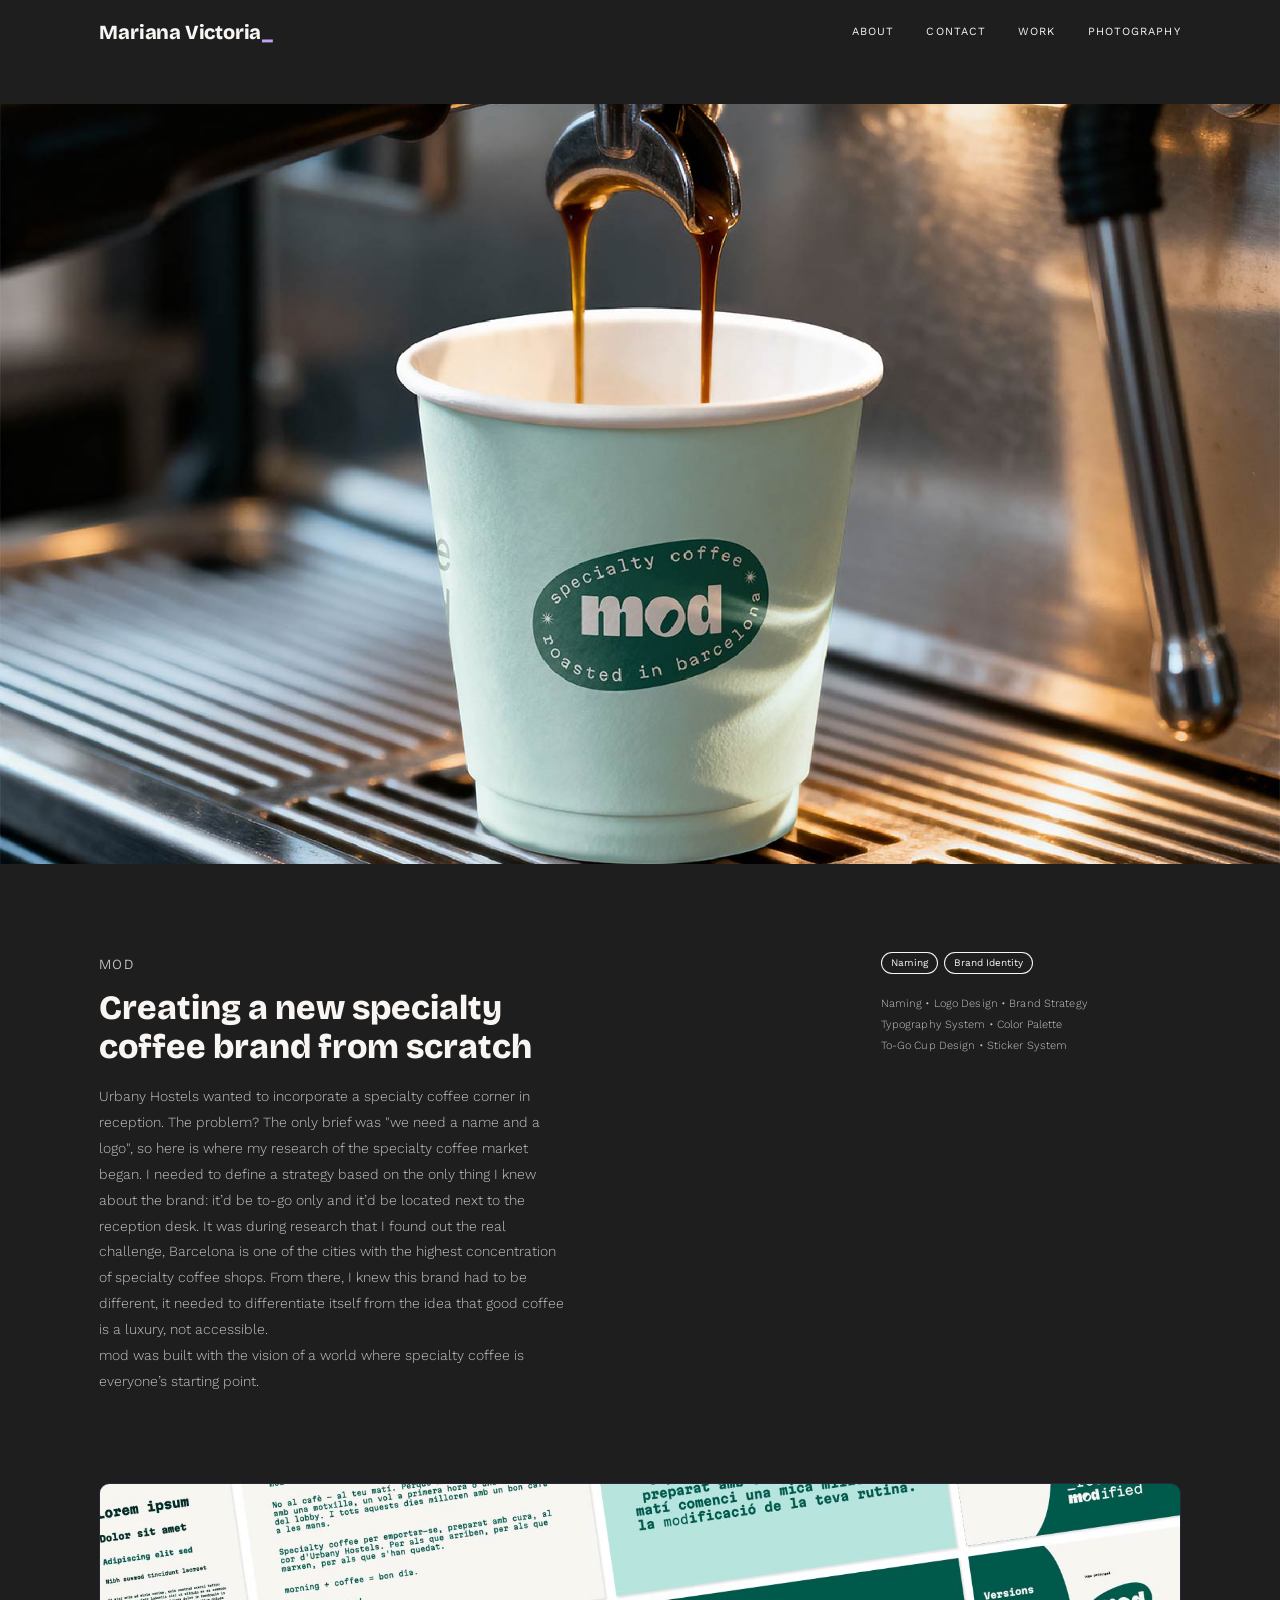
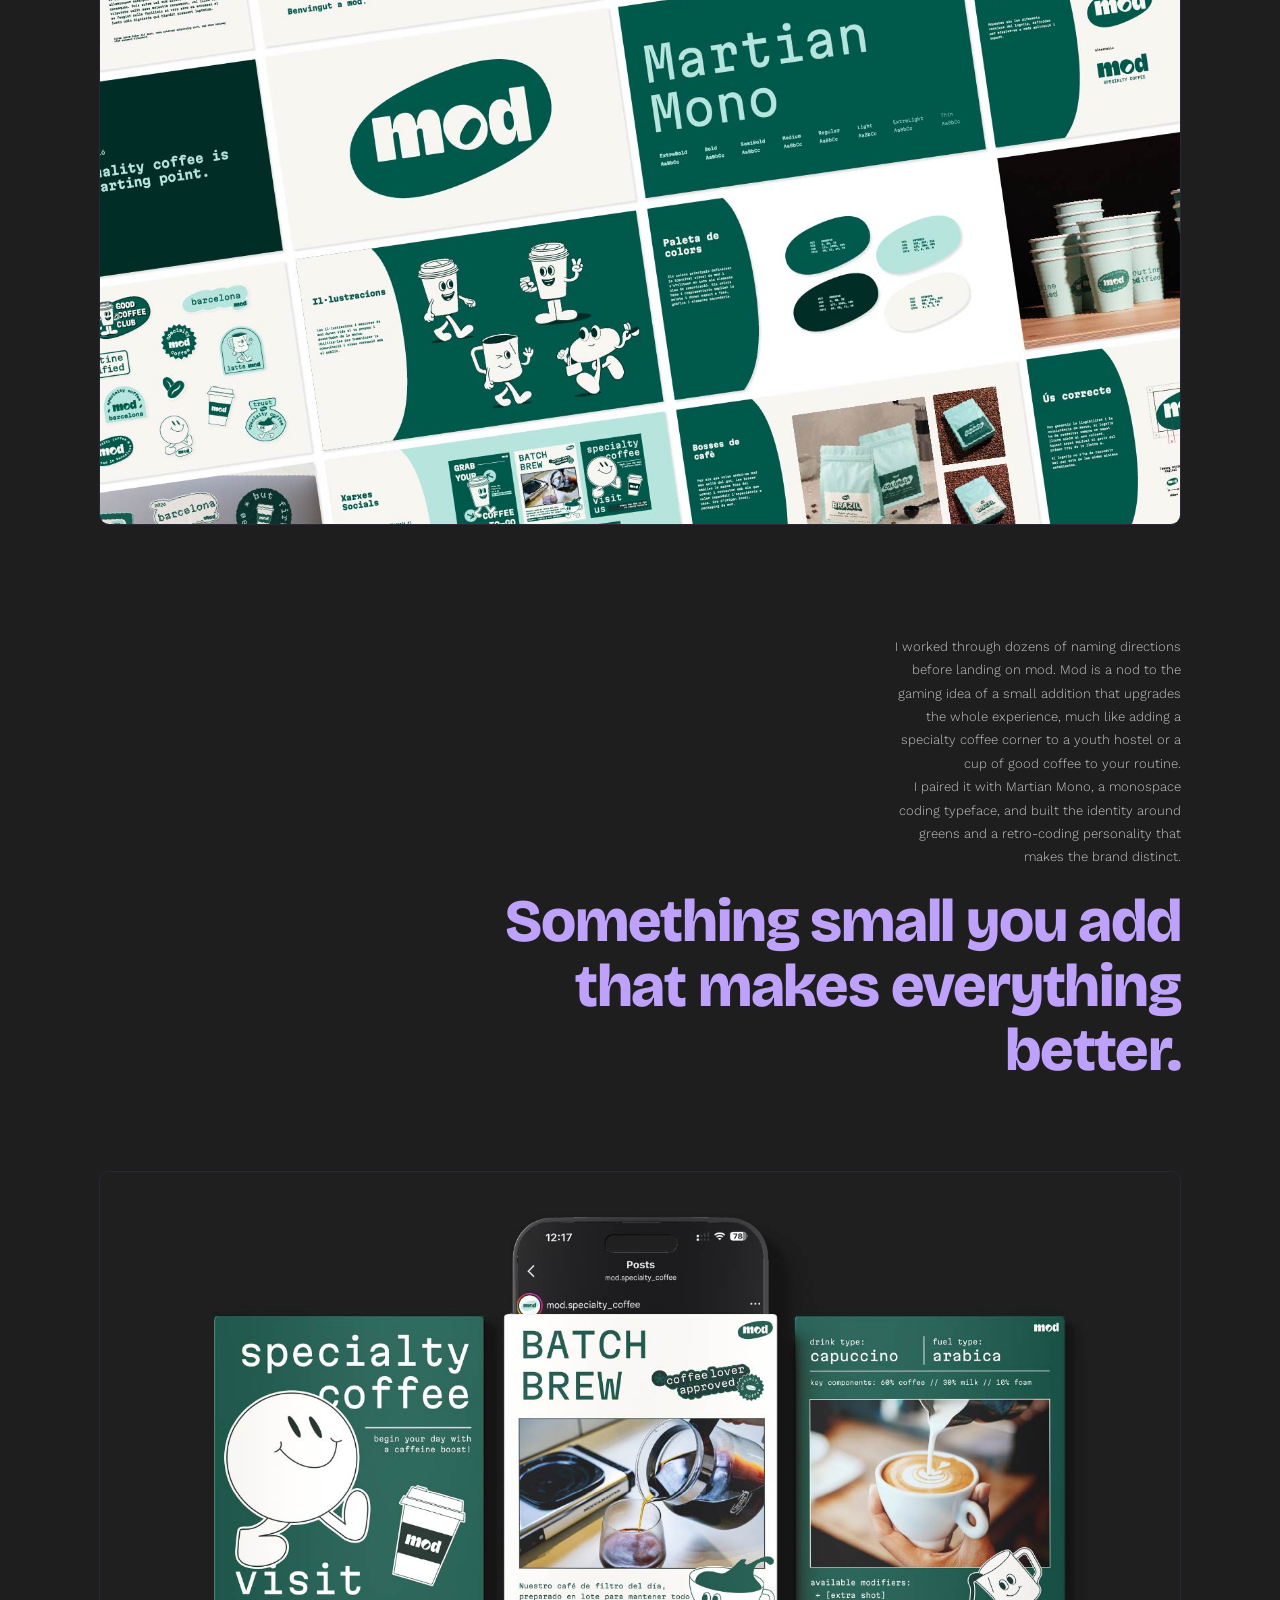
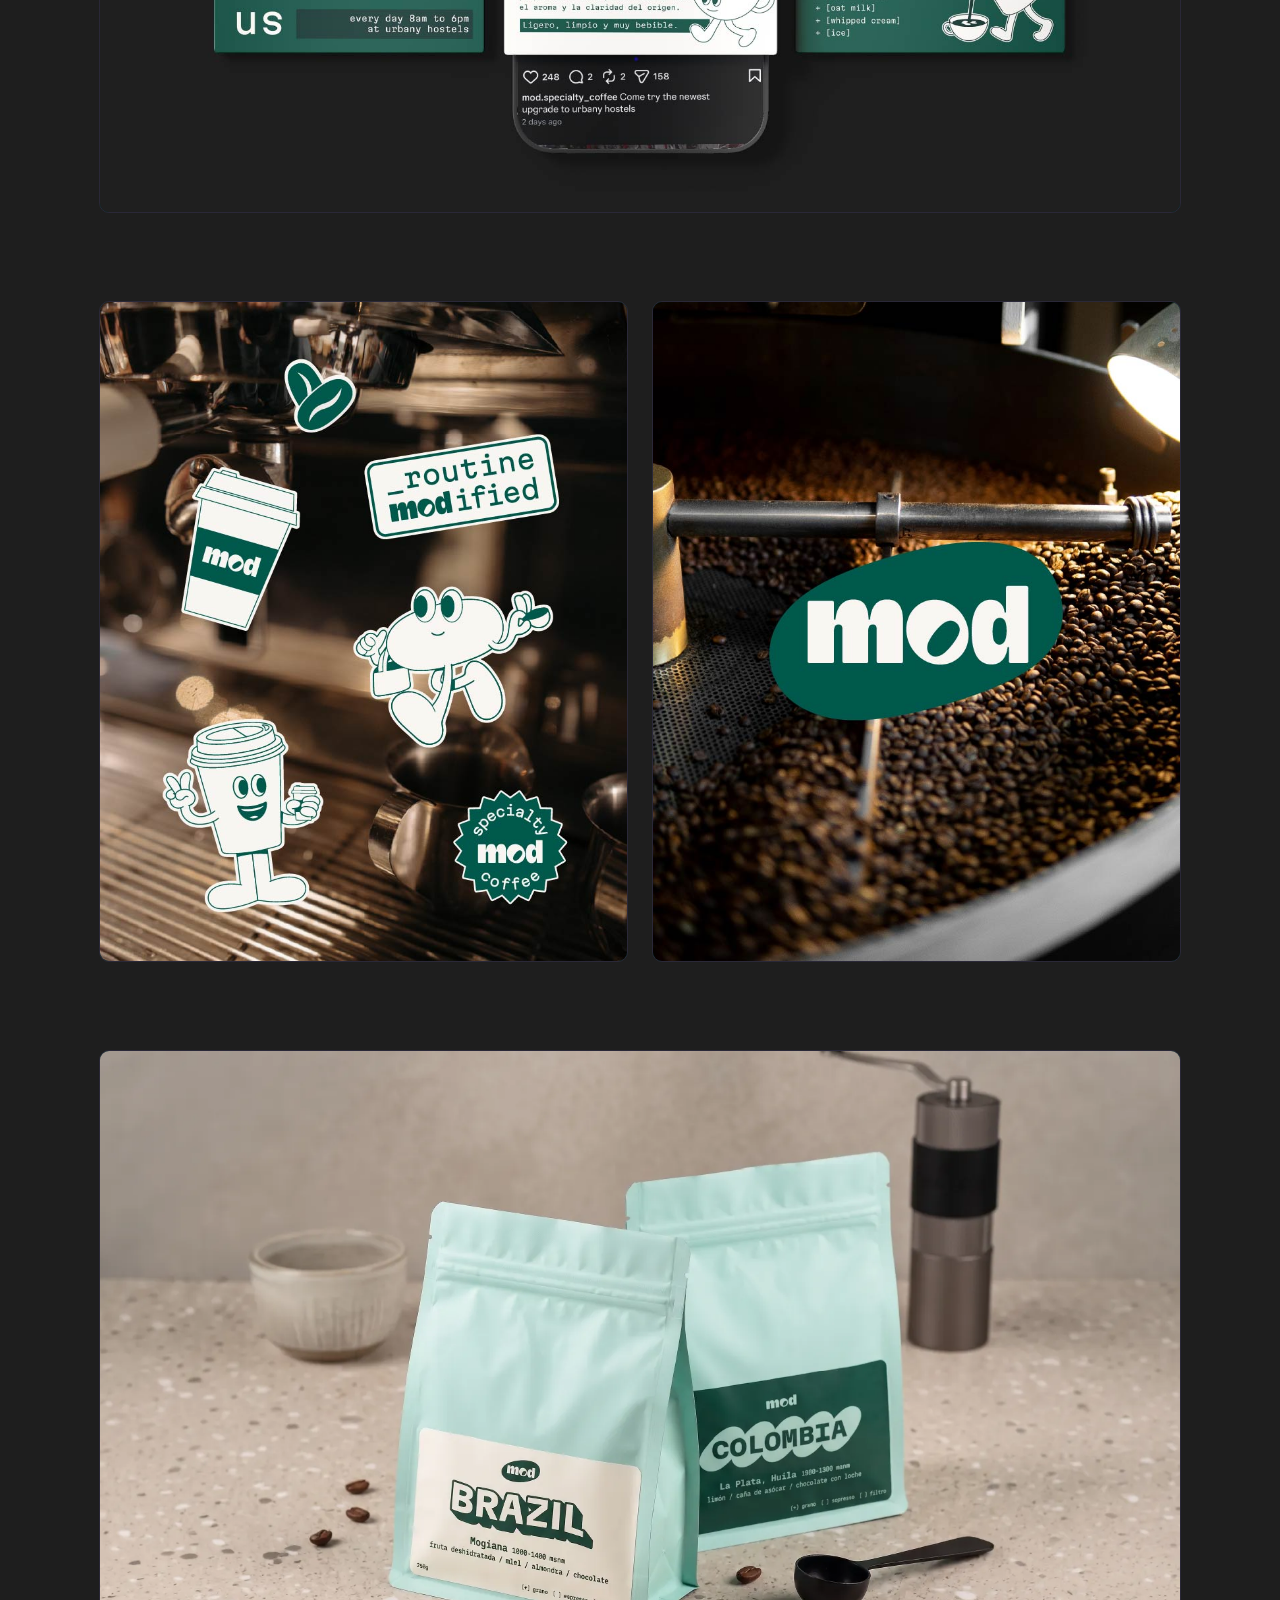
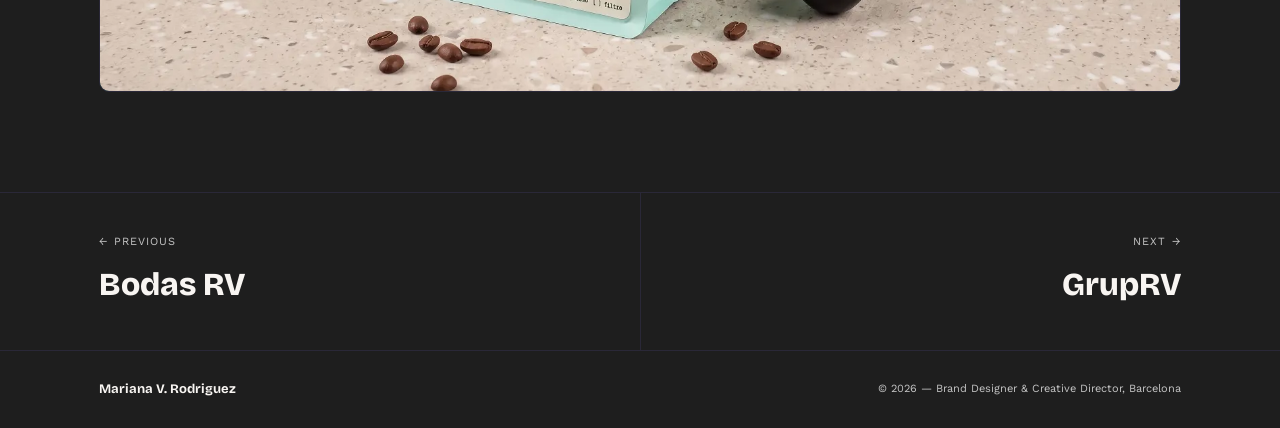
<file: mod.html>
<!DOCTYPE html>
<html lang="en">
<head>
  <meta charset="UTF-8">
  <meta name="viewport" content="width=device-width, initial-scale=1.0">
  <title>mod — Mariana V. Rodriguez</title>
  <meta name="description" content="Naming and visual identity for a specialty coffee corner inside Urbany Hostels Barcelona. Cups already in use.">
  <meta property="og:title" content="mod — Mariana V. Rodriguez">
  <meta property="og:description" content="Naming and visual identity for a specialty coffee corner inside Urbany Hostels.">
  <meta property="og:url" content="https://marianavrodriguez.com/mod.html">
  <meta property="og:type" content="website">

  <link rel="preconnect" href="https://fonts.googleapis.com">
  <link rel="preconnect" href="https://fonts.gstatic.com" crossorigin>
  <link href="https://fonts.googleapis.com/css2?family=Bricolage+Grotesque:opsz,wght@12..96,400;12..96,700;12..96,800&family=Work+Sans:wght@300;400;500&display=swap" rel="stylesheet">
  <link href="https://fonts.googleapis.com/css2?family=Bricolage+Grotesque:wght@800&text=%E2%86%92&display=swap" rel="stylesheet">
  <link rel="icon" type="image/jpeg" href="images/favicon.jpg">
  <link rel="stylesheet" href="styles.css">
</head>
<body>

  <div class="cursor" id="cursor" aria-hidden="true">&rarr;</div>

  <!-- NAV -->
  <nav id="nav">
    <div class="nav-inner">
      <a href="index.html" class="nav-name">
        <span id="nav-text"></span><span class="nav-cursor" id="nav-cursor">_</span>
      </a>
      <div class="nav-links">
        <a href="index.html#about">About</a>
        <a href="index.html#contact">Contact</a>
        <a href="index.html#projects">Work</a>
        <a href="photography.html">Photography</a>
      </div>
      <button class="nav-burger" id="nav-burger" aria-label="Open menu" aria-expanded="false" aria-controls="nav-mobile">
        <span></span><span></span><span></span>
      </button>
    </div>
    <div class="nav-mobile" id="nav-mobile">
      <a href="index.html#about">About</a>
      <a href="index.html#contact">Contact</a>
      <a href="index.html#projects">Work</a>
      <a href="photography.html">Photography</a>
    </div>
  </nav>

  <!-- HERO -->
  <section class="case-hero reveal">
    <div class="case-image-block lg case-hero-card" style="--ph:#002D26">
      <img src="images/mod-hero.jpg" alt="mod" loading="lazy" onerror="this.style.opacity='0'">
      <span class="case-hero-caption">Project hero image — mod wordmark, cream on dark forest green</span>
    </div>
  </section>

  <!-- INTRO + META -->
  <section class="case-intro">
    <div class="case-intro-text reveal">
      <p class="case-intro-pretitle">mod</p>
      <h2 class="case-intro-heading">Creating a new specialty coffee brand from scratch</h2>
      <p>Urbany Hostels wanted to incorporate a specialty coffee corner in reception. The problem? The only brief was "we need a name and a logo", so here is where my research of the specialty coffee market began. I needed to define a strategy based on the only thing I knew about the brand: it’d be to-go only and it’d be located next to the reception desk. It was during research that I found out the real challenge, Barcelona is one of the cities with the highest concentration of specialty coffee shops. From there, I knew this brand had to be different, it needed to differentiate itself from the idea that good coffee is a luxury, not accessible.<br>mod was built with the vision of a world where specialty coffee is everyone’s starting point.
</p>
    </div>
    <div class="case-intro-meta reveal">
      <div class="case-intro-tags">
        <span class="tag">Naming</span>
        <span class="tag">Brand Identity</span>
      </div>
      <div class="case-intro-services">
        <p>Naming • Logo Design • Brand Strategy</p>
        <p>Typography System • Color Palette</p>
        <p>To-Go Cup Design • Sticker System</p>
      </div>
    </div>
  </section>

  <!-- FULL IMAGE -->
  <section class="case-section-image reveal">
    <div class="case-image-block lg" style="--ph:#002D26">
      <img src="images/mod-01.jpg" alt="Logo variations" loading="lazy" onerror="this.style.opacity='0'">
      <span class="ph-label">Logo variations — blob/pill lockups showing system flexibility</span>
    </div>
  </section>

  <!-- STATEMENT -->
  <section class="case-statement reveal">
    <p class="case-statement-intro">I worked through dozens of naming directions before landing on mod. Mod is a nod to the gaming idea of a small addition that upgrades the whole experience, much like adding a specialty coffee corner to a youth hostel or a cup of good coffee to your routine.<br>I paired it with Martian Mono, a monospace coding typeface, and built the identity around greens and a retro-coding personality that makes the brand distinct.
</p>
    <p class="case-statement-headline">Something small you add that makes everything better.</p>
  </section>

  <!-- FULL IMAGE -->
  <section class="case-section-image reveal">
    <div class="case-image-block lg" style="--ph:#002D26">
      <img src="images/mod-02.jpg" alt="Color palette" loading="lazy" onerror="this.style.opacity='0'">
      <span class="ph-label">Color palette — Forest Green, Green, Mint, Cream</span>
    </div>
  </section>

  <!-- 2-UP GRID -->
  <section class="case-grid-2">
    <div class="case-image-block sq reveal" style="--ph:#002D26">
      <img src="images/mod-03.jpg" alt="Martian Mono typography system" loading="lazy" onerror="this.style.opacity='0'">
      <span class="ph-label">Typography — the Martian Mono system</span>
    </div>
    <div class="case-image-block sq reveal" style="--ph:#002D26">
      <img src="images/mod-04.jpg" alt="Iteration story — v1 blue vs v2 green" loading="lazy" onerror="this.style.opacity='0'">
      <span class="ph-label">The iteration story — v1 blue identity next to v2 green identity</span>
    </div>
  </section>

  <!-- TRAILING IMAGE -->
  <section class="case-outro-image reveal">
    <div class="case-image-block lg" style="--ph:#002D26">
      <img src="images/mod-05.webp" alt="Cups in use at Urbany Hostels" loading="lazy" onerror="this.style.opacity='0'">
      <span class="ph-label">⭐ The cups in use — the brand, live, in the real world</span>
    </div>
  </section>

  <!-- PROJECT NAV -->
  <section class="case-nav">
    <div class="case-nav-inner">
      <a href="bodasrv.html" class="case-nav-link case-nav-prev reveal">
        <span class="case-nav-dir">← Previous</span>
        <span class="case-nav-name">Bodas RV</span>
      </a>
      <a href="gruprv.html" class="case-nav-link case-nav-next reveal">
        <span class="case-nav-dir">Next →</span>
        <span class="case-nav-name">GrupRV</span>
      </a>
    </div>
  </section>

  <!-- FOOTER -->
  <footer>
    <div class="footer-inner">
      <p class="footer-name">Mariana V. Rodriguez</p>
      <p class="footer-copy">© 2026 — Brand Designer & Creative Director, Barcelona</p>
    </div>
  </footer>

  <script src="script.js"></script>
</body>
</html>
</file>
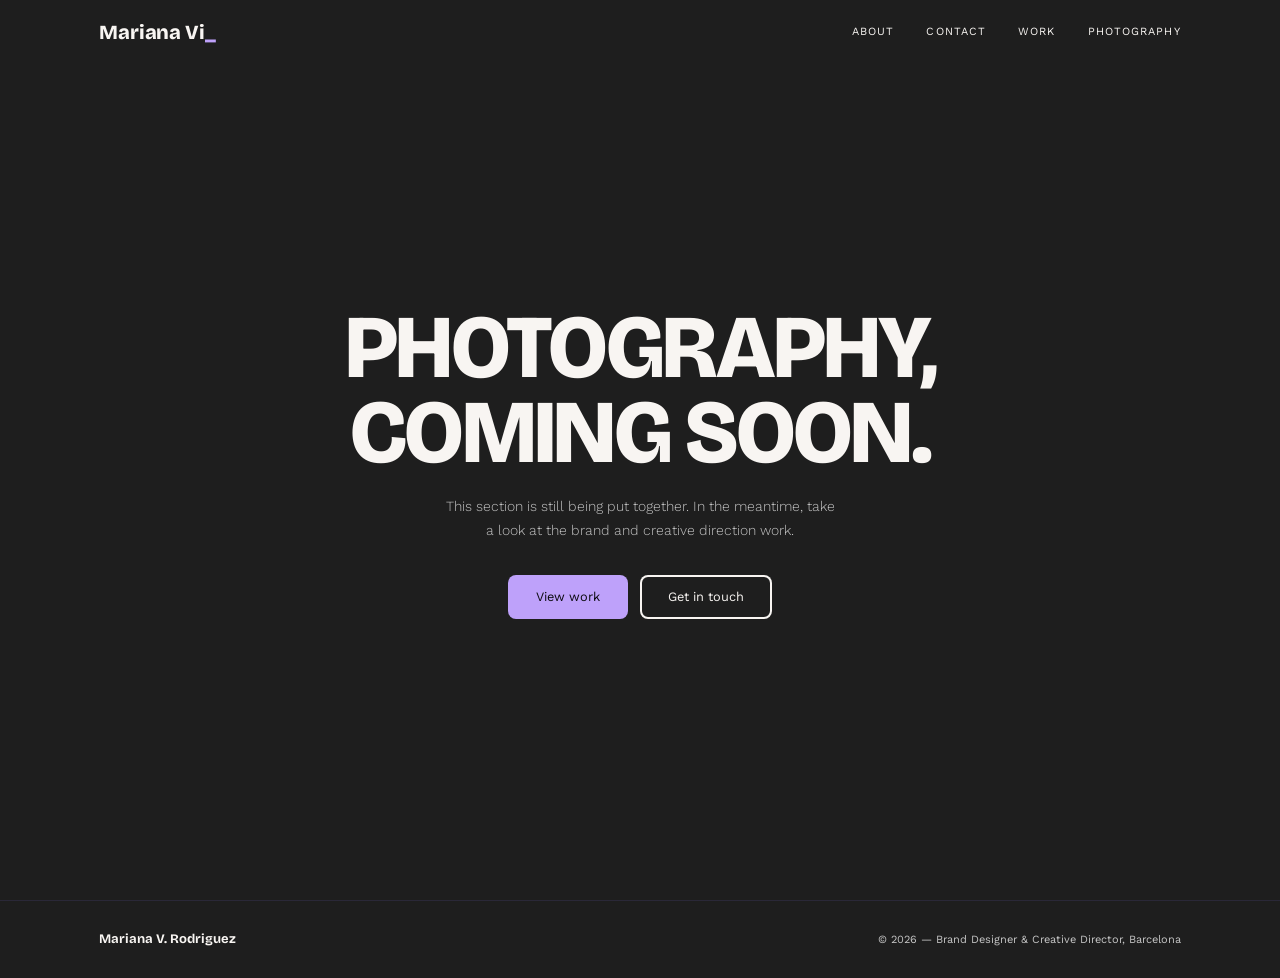
<file: photography.html>
<!DOCTYPE html>
<html lang="en">
<head>
  <meta charset="UTF-8">
  <meta name="viewport" content="width=device-width, initial-scale=1.0">
  <title>Photography — Mariana V. Rodriguez</title>
  <meta name="description" content="Photography by Mariana V. Rodriguez. Coming soon.">
  <meta property="og:title" content="Photography — Mariana V. Rodriguez">
  <meta property="og:description" content="Photography by Mariana V. Rodriguez.">
  <meta property="og:url" content="https://marianavrodriguez.com/photography.html">
  <meta property="og:type" content="website">

  <link rel="preconnect" href="https://fonts.googleapis.com">
  <link rel="preconnect" href="https://fonts.gstatic.com" crossorigin>
  <link href="https://fonts.googleapis.com/css2?family=Bricolage+Grotesque:opsz,wght@12..96,400;12..96,700;12..96,800&family=Work+Sans:wght@300;400;500&display=swap" rel="stylesheet">
  <link href="https://fonts.googleapis.com/css2?family=Bricolage+Grotesque:wght@800&text=%E2%86%92&display=swap" rel="stylesheet">
  <link rel="icon" type="image/jpeg" href="images/favicon.jpg">
  <link rel="stylesheet" href="styles.css">
</head>
<body>

  <div class="cursor" id="cursor" aria-hidden="true">&rarr;</div>

  <!-- NAV -->
  <nav id="nav">
    <div class="nav-inner">
      <a href="index.html" class="nav-name">
        <span id="nav-text"></span><span class="nav-cursor" id="nav-cursor">_</span>
      </a>
      <div class="nav-links">
        <a href="index.html#about">About</a>
        <a href="index.html#contact">Contact</a>
        <a href="index.html#projects">Work</a>
        <a href="photography.html">Photography</a>
      </div>
      <button class="nav-burger" id="nav-burger" aria-label="Open menu" aria-expanded="false" aria-controls="nav-mobile">
        <span></span><span></span><span></span>
      </button>
    </div>
    <div class="nav-mobile" id="nav-mobile">
      <a href="index.html#about">About</a>
      <a href="index.html#contact">Contact</a>
      <a href="index.html#projects">Work</a>
      <a href="photography.html">Photography</a>
    </div>
  </nav>

  <!-- COMING SOON -->
  <section class="coming-soon">
    <h1 class="coming-soon-title reveal">Photography,<br>coming soon.</h1>
    <p class="coming-soon-sub reveal">This section is still being put together. In the meantime, take a look at the brand and creative direction work.</p>
    <div class="hero-ctas reveal">
      <a href="index.html#work" class="btn-primary">View work</a>
      <a href="index.html#contact" class="btn-ghost">Get in touch</a>
    </div>
  </section>

  <!-- FOOTER -->
  <footer>
    <div class="footer-inner">
      <p class="footer-name">Mariana V. Rodriguez</p>
      <p class="footer-copy">© 2026 — Brand Designer & Creative Director, Barcelona</p>
    </div>
  </footer>

  <script src="script.js"></script>
</body>
</html>
</file>
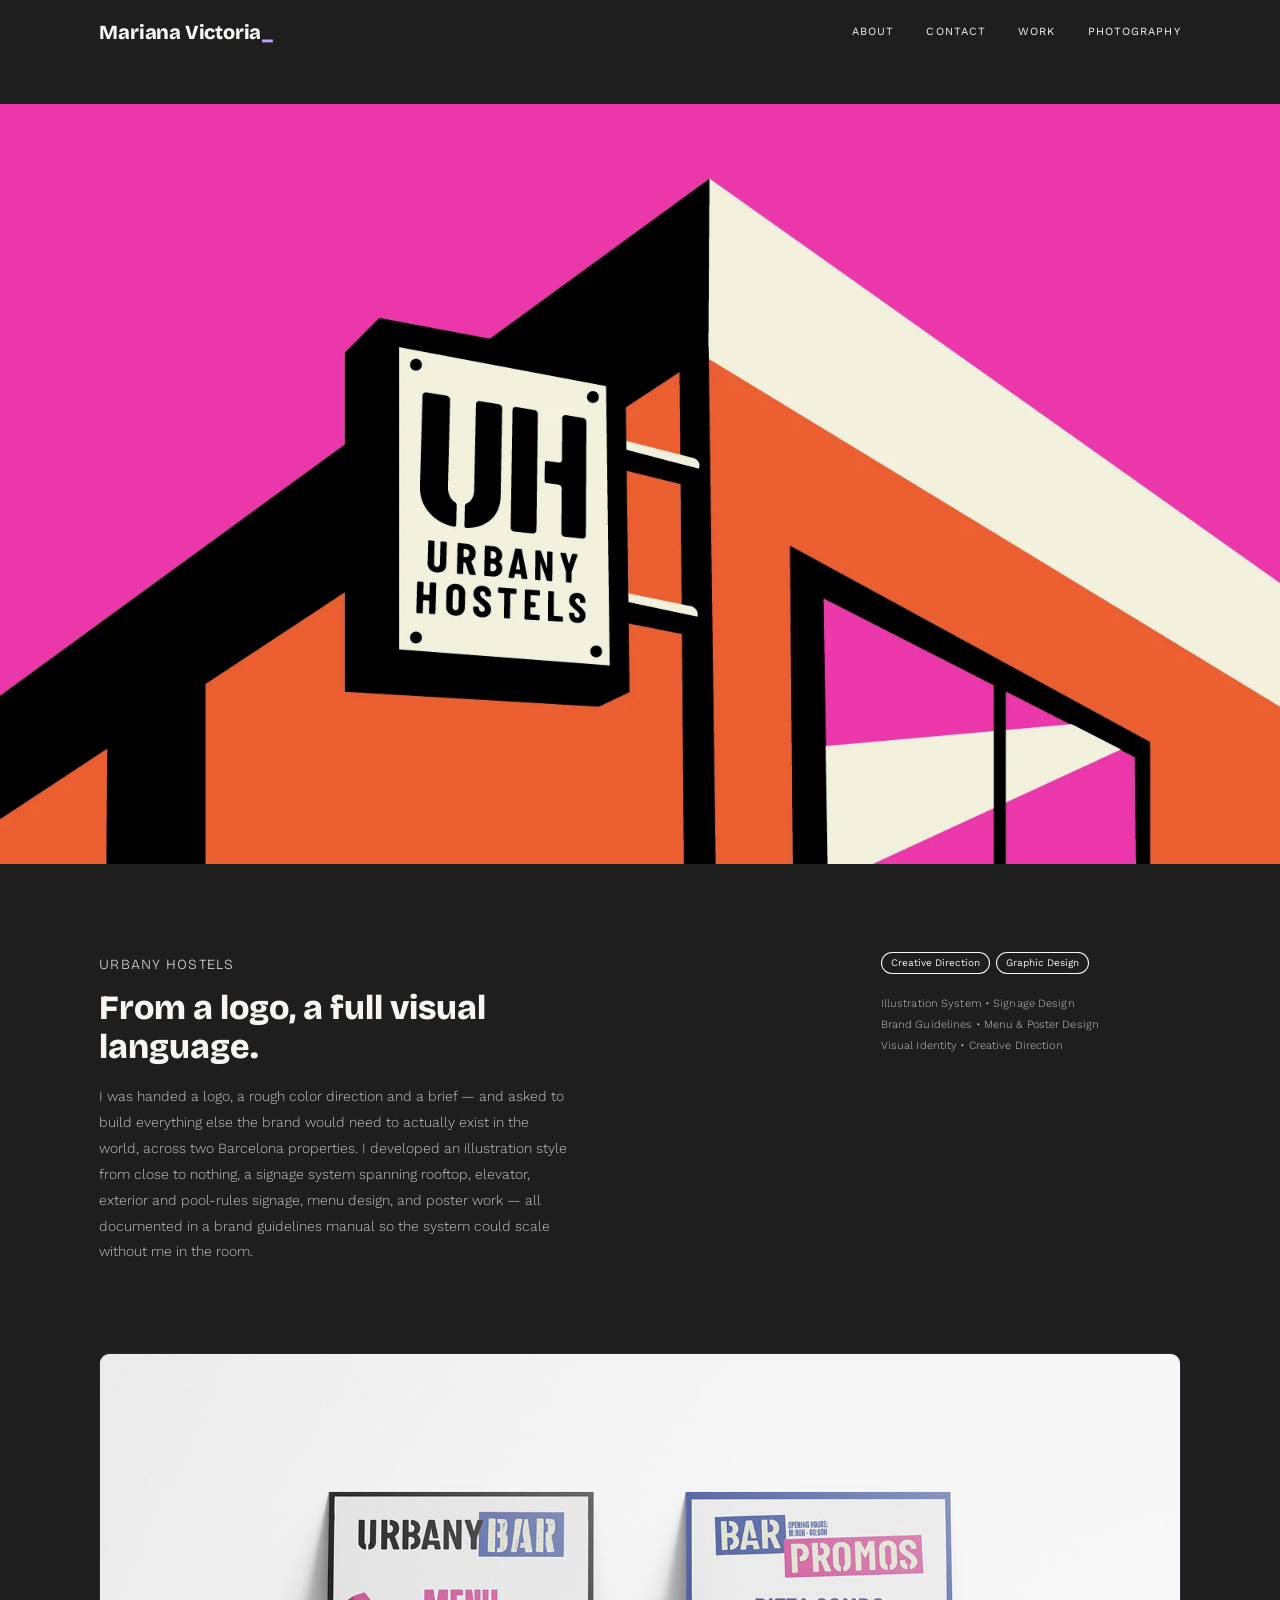
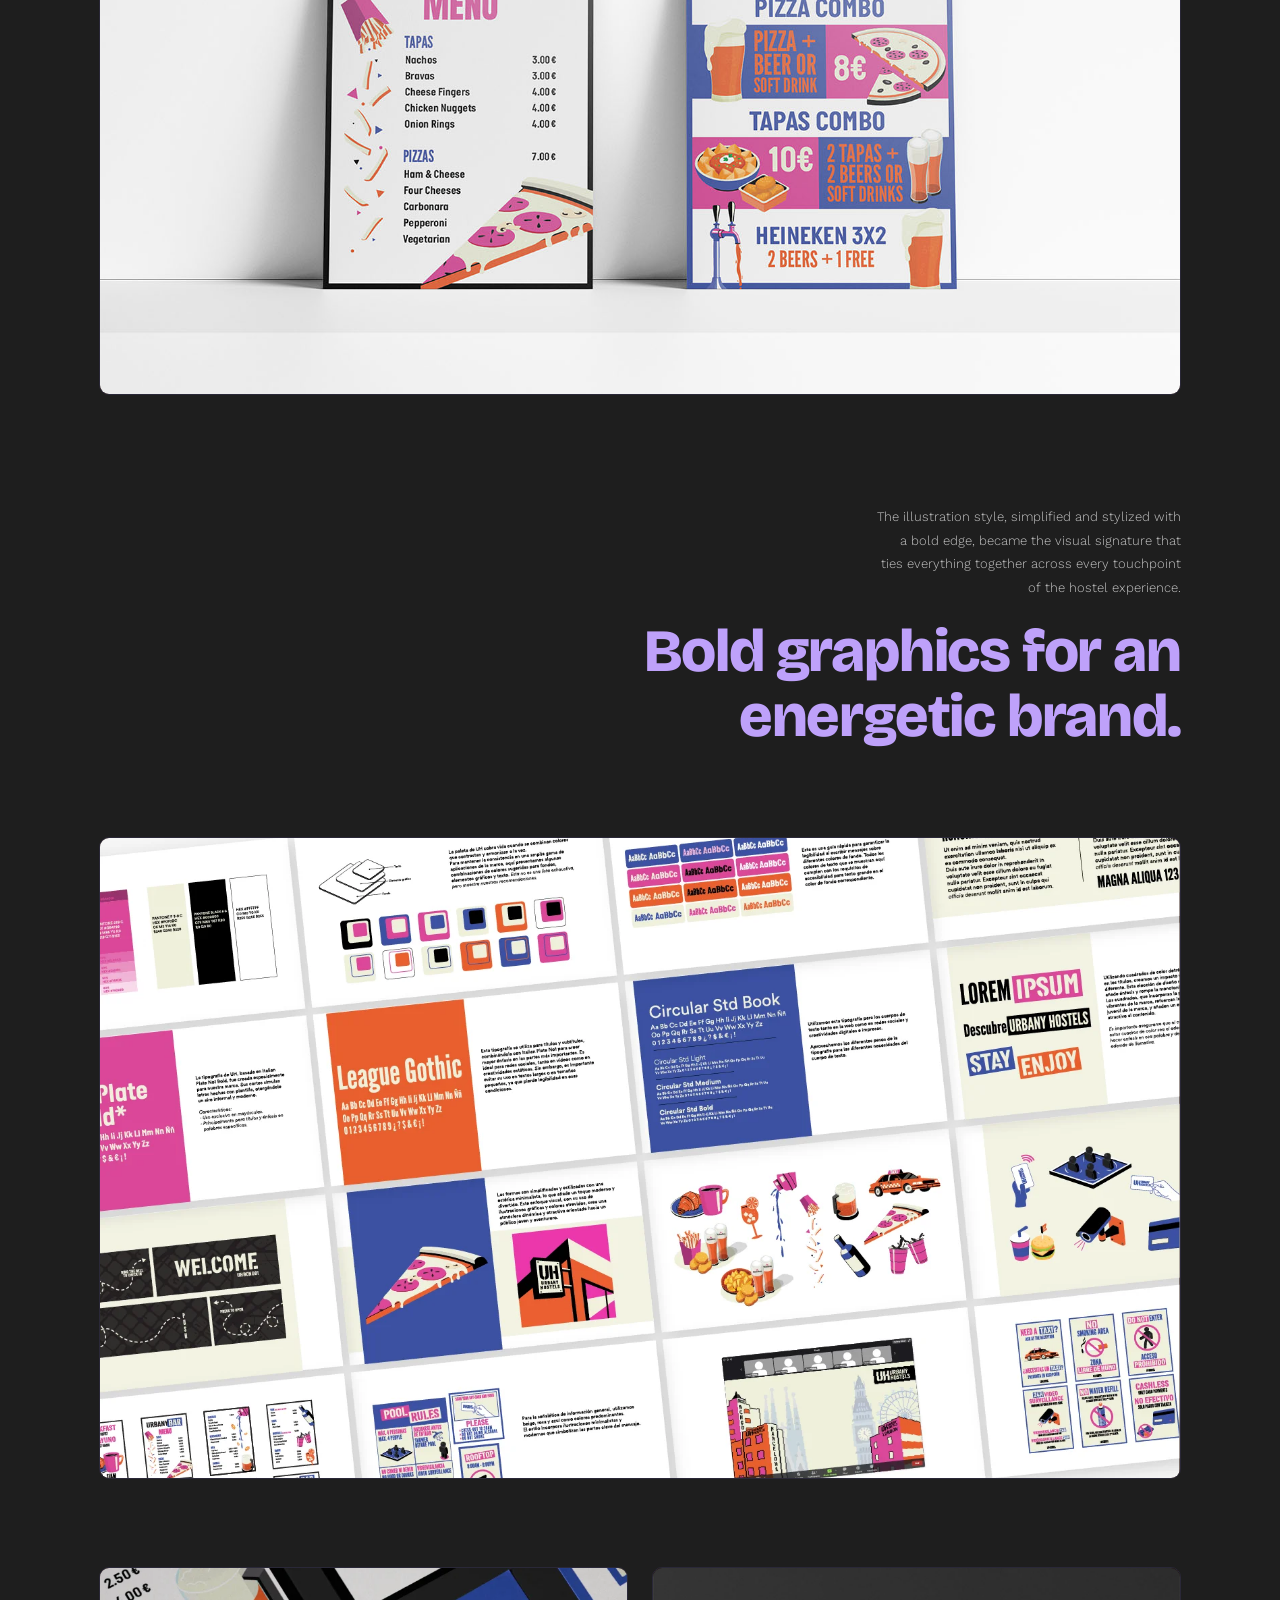
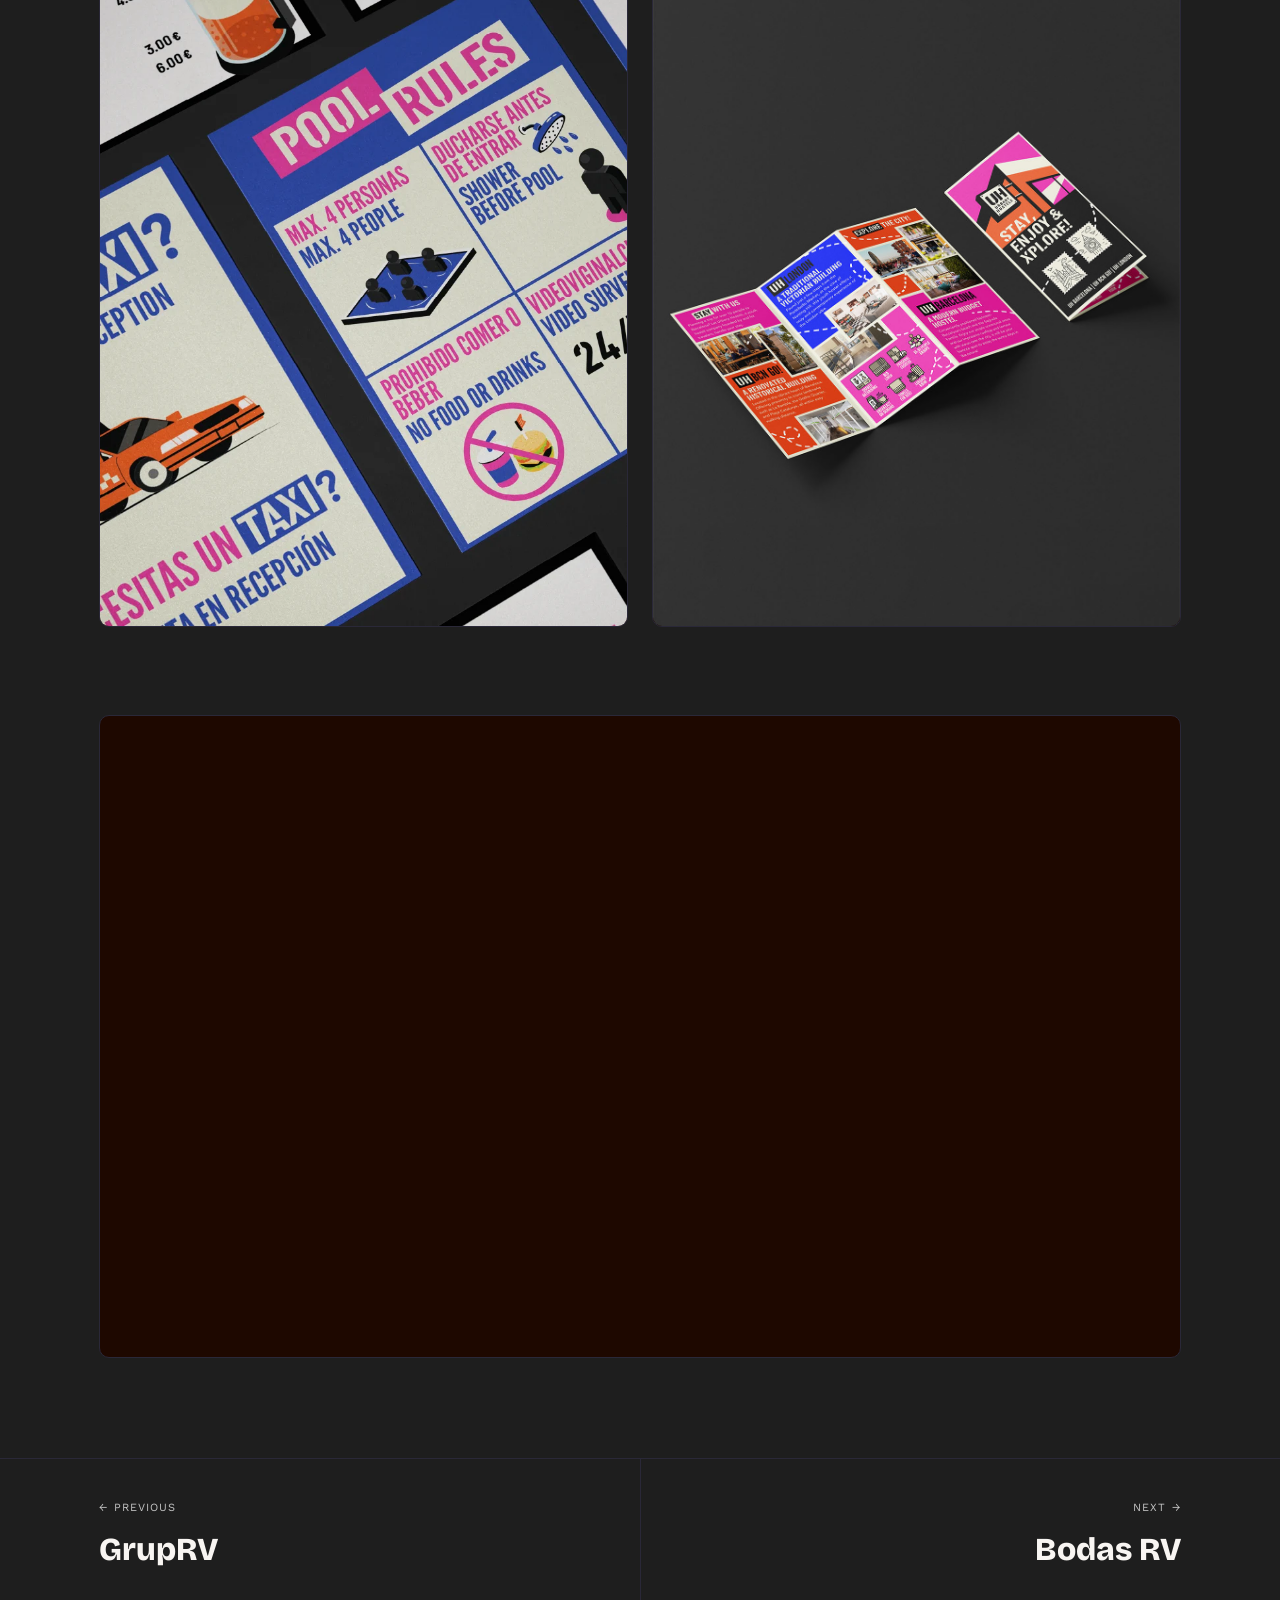
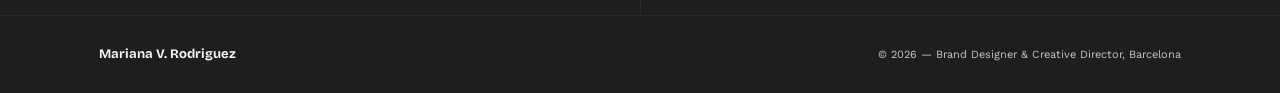
<file: urbany.html>
<!DOCTYPE html>
<html lang="en">
<head>
  <meta charset="UTF-8">
  <meta name="viewport" content="width=device-width, initial-scale=1.0">
  <title>Urbany Hostels — Mariana V. Rodriguez</title>
  <meta name="description" content="Built the complete visual language — illustration style, signage, menus and posters — still running across all properties today.">
  <meta property="og:title" content="Urbany Hostels — Mariana V. Rodriguez">
  <meta property="og:description" content="Complete visual language — illustration, signage, menus and posters — still running today.">
  <meta property="og:url" content="https://marianavrodriguez.com/urbany.html">
  <meta property="og:type" content="website">

  <link rel="preconnect" href="https://fonts.googleapis.com">
  <link rel="preconnect" href="https://fonts.gstatic.com" crossorigin>
  <link href="https://fonts.googleapis.com/css2?family=Bricolage+Grotesque:opsz,wght@12..96,400;12..96,700;12..96,800&family=Work+Sans:wght@300;400;500&display=swap" rel="stylesheet">
  <link href="https://fonts.googleapis.com/css2?family=Bricolage+Grotesque:wght@800&text=%E2%86%92&display=swap" rel="stylesheet">
  <link rel="icon" type="image/jpeg" href="images/favicon.jpg">
  <link rel="stylesheet" href="styles.css">
</head>
<body>

  <div class="cursor" id="cursor" aria-hidden="true">&rarr;</div>

  <!-- NAV -->
  <nav id="nav">
    <div class="nav-inner">
      <a href="index.html" class="nav-name">
        <span id="nav-text"></span><span class="nav-cursor" id="nav-cursor">_</span>
      </a>
      <div class="nav-links">
        <a href="index.html#about">About</a>
        <a href="index.html#contact">Contact</a>
        <a href="index.html#projects">Work</a>
        <a href="photography.html">Photography</a>
      </div>
      <button class="nav-burger" id="nav-burger" aria-label="Open menu" aria-expanded="false" aria-controls="nav-mobile">
        <span></span><span></span><span></span>
      </button>
    </div>
    <div class="nav-mobile" id="nav-mobile">
      <a href="index.html#about">About</a>
      <a href="index.html#contact">Contact</a>
      <a href="index.html#projects">Work</a>
      <a href="photography.html">Photography</a>
    </div>
  </nav>

  <!-- HERO -->
  <section class="case-hero reveal">
    <div class="case-image-block lg case-hero-card" style="--ph:#1E0800">
      <img src="images/urbany-hero.webp" alt="Urbany Hostels" loading="lazy" onerror="this.style.opacity='0'">
      <span class="case-hero-caption">Project hero image — signage system spread, or real hostel photography</span>
    </div>
  </section>

  <!-- INTRO + META -->
  <section class="case-intro">
    <div class="case-intro-text reveal">
      <p class="case-intro-pretitle">Urbany Hostels</p>
      <h2 class="case-intro-heading">From a logo, a full visual language.</h2>
      <p>I was handed a logo, a rough color direction and a brief — and asked to build everything else the brand would need to actually exist in the world, across two Barcelona properties. I developed an illustration style from close to nothing, a signage system spanning rooftop, elevator, exterior and pool-rules signage, menu design, and poster work — all documented in a brand guidelines manual so the system could scale without me in the room.</p>
    </div>
    <div class="case-intro-meta reveal">
      <div class="case-intro-tags">
        <span class="tag">Creative Direction</span>
        <span class="tag">Graphic Design</span>
      </div>
      <div class="case-intro-services">
        <p>Illustration System • Signage Design</p>
        <p>Brand Guidelines • Menu &amp; Poster Design</p>
        <p>Visual Identity • Creative Direction</p>
      </div>
    </div>
  </section>

  <!-- FULL IMAGE -->
  <section class="case-section-image reveal">
    <div class="case-image-block lg" style="--ph:#1E0800">
      <img src="images/urbany-01.jpg" alt="Identity manual cover" loading="lazy" onerror="this.style.opacity='0'">
      <span class="ph-label">Identity manual cover</span>
    </div>
  </section>

  <!-- STATEMENT -->
  <section class="case-statement reveal">
    <p class="case-statement-intro">The illustration style, simplified and stylized with a bold edge, became the visual signature that ties everything together across every touchpoint of the hostel experience.</p>
    <p class="case-statement-headline">Bold graphics for an energetic brand.</p>
  </section>

  <!-- FULL IMAGE -->
  <section class="case-section-image reveal">
    <div class="case-image-block lg" style="--ph:#1E0800">
      <img src="images/urbany-02.webp" alt="Color and typography system" loading="lazy" onerror="this.style.opacity='0'">
      <span class="ph-label">Color + typography system</span>
    </div>
  </section>

  <!-- 2-UP GRID -->
  <section class="case-grid-2">
    <div class="case-image-block sq reveal" style="--ph:#1E0800">
      <img src="images/urbany-03.webp" alt="Illustration style spread" loading="lazy" onerror="this.style.opacity='0'">
      <span class="ph-label">Illustration style — the assets developed from near-nothing</span>
    </div>
    <div class="case-image-block sq reveal" style="--ph:#1E0800">
      <img src="images/urbany-04.jpg" alt="Signage suite" loading="lazy" onerror="this.style.opacity='0'">
      <span class="ph-label">Signage suite — rooftop, exterior elevator, interior elevator, pool rules</span>
    </div>
  </section>

  <!-- TRAILING VIDEO -->
  <section class="case-outro-image reveal">
    <div class="case-image-block lg case-video" style="--ph:#1E0800">
      <video src="images/urbany-05.mp4" autoplay muted loop playsinline></video>
      <button class="case-video-toggle" type="button" aria-label="Pause video">
        <svg class="icon-pause" width="20" height="20" viewBox="0 0 20 20" fill="none" xmlns="http://www.w3.org/2000/svg">
          <rect x="4" y="3" width="4" height="14" rx="1" fill="currentColor"/>
          <rect x="12" y="3" width="4" height="14" rx="1" fill="currentColor"/>
        </svg>
        <svg class="icon-play" width="20" height="20" viewBox="0 0 20 20" fill="none" xmlns="http://www.w3.org/2000/svg">
          <path d="M5.5 3.5v13l11-6.5-11-6.5z" fill="currentColor"/>
        </svg>
      </button>
    </div>
  </section>

  <!-- PROJECT NAV -->
  <section class="case-nav">
    <div class="case-nav-inner">
      <a href="gruprv.html" class="case-nav-link case-nav-prev reveal">
        <span class="case-nav-dir">← Previous</span>
        <span class="case-nav-name">GrupRV</span>
      </a>
      <a href="bodasrv.html" class="case-nav-link case-nav-next reveal">
        <span class="case-nav-dir">Next →</span>
        <span class="case-nav-name">Bodas RV</span>
      </a>
    </div>
  </section>

  <!-- FOOTER -->
  <footer>
    <div class="footer-inner">
      <p class="footer-name">Mariana V. Rodriguez</p>
      <p class="footer-copy">© 2026 — Brand Designer & Creative Director, Barcelona</p>
    </div>
  </footer>

  <script src="script.js"></script>
</body>
</html>
</file>
<file: styles.css>
/* ============================================================
   MARIANA V. RODRIGUEZ — Portfolio styles.css
   ============================================================ */

:root {
  --bg:      #1E1E1E;
  --text:    #F8F5F2;
  --lilac:   #BEA1FA;
  --purple:  #3A3F74;
  --border:  #2A2838;
  --muted:   #C5C5C5;
  --card-bg: #2A2838;

  --font-display: 'Bricolage Grotesque', sans-serif;
  --font-body:    'Work Sans', sans-serif;

  --nav-h: 64px;
  /* Sized to Mariana's 1920px-wide reference comp: content runs near
     full-bleed with a ~149px (7.76vw) side margin, not a narrow
     centered column — measured directly off the comp's pixels. */
  --max-w: 1920px;
  --px:    clamp(24px, 7.76vw, 149px);
}

/* ─── RESET ──────────────────────────────────────────────── */
*, *::before, *::after { box-sizing: border-box; margin: 0; padding: 0; }
html { scroll-behavior: smooth; }
body {
  background: var(--bg);
  color: var(--text);
  font-family: var(--font-body);
  line-height: 1.6;
  cursor: none;
  overflow-x: hidden;
  -webkit-font-smoothing: antialiased;
}
a { color: inherit; text-decoration: none; }
img { display: block; width: 100%; height: 100%; object-fit: cover; }

/* ─── CURSOR ─────────────────────────────────────────────── */
/* The same "→" glyph and treatment as the category arrows — brand
   arrow standing in for the pointer, not a generic ring. */
.cursor {
  position: fixed; top: 0; left: 0;
  font-family: var(--font-display);
  font-weight: 800;
  font-size: 50px;
  line-height: 1;
  color: var(--lilac);
  pointer-events: none; z-index: 9999;
  user-select: none;
  transform: translate(-3px, -11px) rotate(30deg);
  opacity: 0;
  transition: opacity 0.3s ease, transform 0.15s ease;
}
.cursor.visible { opacity: 1; }
.cursor.hovered { transform: translate(-3px, -11px) rotate(-30deg) scale(1.45); }

/* ─── CURSOR TRAIL ───────────────────────────────────────────
   Drawn on a canvas (not DOM sparks) so it reads as one tapering,
   fading line rather than a string of dots. See script.js. */
#trail-canvas {
  position: fixed; inset: 0;
  pointer-events: none; z-index: 9998;
}
@media (prefers-reduced-motion: reduce) {
  #trail-canvas { display: none; }
}

/* ─── NAV ────────────────────────────────────────────────── */
/* Scoped to #nav to avoid affecting .category-list */
#nav {
  position: fixed; top: 0; left: 0; right: 0;
  height: var(--nav-h); z-index: 100;
  transition: background 0.4s ease, border-color 0.4s ease;
  border-bottom: 1px solid transparent;
}
#nav.scrolled {
  background: rgba(30, 30, 30, 0.85);
  backdrop-filter: blur(14px);
  -webkit-backdrop-filter: blur(14px);
  border-color: var(--border);
}
.nav-inner {
  max-width: var(--max-w); margin: 0 auto;
  padding: 0 var(--px); height: 100%;
  display: flex; align-items: center; justify-content: space-between;
}
.nav-name {
  font-family: var(--font-display);
  font-size: 20px; font-weight: 800;
  letter-spacing: -0.01em;
  color: var(--text);
  display: flex; align-items: center;
}
.nav-cursor {
  color: var(--lilac);
  margin-left: 1px;
}
.nav-cursor.blink { animation: blink 1s step-end infinite; }
@keyframes blink { 0%, 100% { opacity: 1; } 50% { opacity: 0; } }

.nav-links { display: flex; gap: 32px; }
.nav-links a {
  font-size: 11px; font-weight: 400;
  letter-spacing: 0.1em; text-transform: uppercase;
  color: var(--text);
  transition: opacity 0.2s;
}
.nav-links a:hover { opacity: 0.6; }

/* ─── MOBILE NAV (hamburger) ─────────────────────────────── */
.nav-burger {
  display: none;
  flex-direction: column; justify-content: center; gap: 5px;
  /* 44x44 tap target (WCAG/Apple minimum) with 8px padding eaten out of
     it via border-box, so the visible icon stays the original 28x28
     while the hit area grows. */
  width: 44px; height: 44px; padding: 8px;
  background: none; border: none; cursor: none;
}
.nav-burger span {
  display: block; width: 100%; height: 2px;
  background: var(--text);
  transition: transform 0.25s ease, opacity 0.2s ease;
}
.nav-burger[aria-expanded="true"] span:nth-child(1) { transform: translateY(7px) rotate(45deg); }
.nav-burger[aria-expanded="true"] span:nth-child(2) { opacity: 0; }
.nav-burger[aria-expanded="true"] span:nth-child(3) { transform: translateY(-7px) rotate(-45deg); }

.nav-mobile {
  display: none;
  position: fixed; top: var(--nav-h); left: 0; right: 0;
  flex-direction: column;
  background: rgba(30, 30, 30, 0.98);
  backdrop-filter: blur(14px);
  -webkit-backdrop-filter: blur(14px);
  border-bottom: 1px solid var(--border);
  padding: 0 var(--px);
  max-height: 0; overflow: hidden;
  transition: max-height 0.3s ease;
  z-index: 99;
}
.nav-mobile.open { max-height: 320px; padding: 8px var(--px) 20px; }
.nav-mobile a {
  padding: 14px 0;
  font-size: 13px; font-weight: 400;
  letter-spacing: 0.08em; text-transform: uppercase;
  color: var(--text);
  border-bottom: 1px solid var(--border);
}
.nav-mobile a:last-child { border-bottom: none; }

@media (max-width: 640px) {
  .nav-links { display: none; }
  .nav-burger { display: flex; }
  .nav-mobile { display: flex; }
}

/* ─── HERO ───────────────────────────────────────────────── */
.hero {
  min-height: 100vh;  /* fallback for browsers without dvh support */
  /* iOS Safari sizes 100vh against the large viewport even while its
     toolbar is on-screen, so the marquee pinned to the bottom of this
     section ends up hidden under the toolbar on load. 100dvh tracks
     the actually-visible viewport instead. */
  min-height: 100dvh;
  display: flex; flex-direction: column;
  padding-top: calc(var(--nav-h) + 40px);
}
/* hero-inner takes all the leftover height (flex:1) so it centers
   the headline/sub/buttons on its own, while the marquee below it
   sits at its natural height, pinned to the bottom of the 100vh
   hero — that's what puts part of the strip on screen on load. */
.hero-inner {
  flex: 1;
  display: flex; flex-direction: column;
  align-items: center; justify-content: center; text-align: center;
  padding: 0 var(--px) 32px;
}
.hero-title {
  font-family: var(--font-display);
  font-size: clamp(52px, 7.7vw, 148px);
  font-weight: 800; line-height: 0.92;
  letter-spacing: -0.03em;
  text-transform: uppercase;
  color: var(--text);
  margin-bottom: 28px;
  max-width: 18ch;
}
.hero-sub {
  font-size: 13px; font-weight: 300;
  color: var(--muted); line-height: 1.9;
  margin-bottom: 36px;
}
.hero-ctas { display: flex; gap: 12px; justify-content: center; }

.btn-primary, .btn-ghost {
  display: inline-block;
  padding: clamp(10px, 1.2vw, 12px) clamp(20px, 2.5vw, 28px);
  font-family: var(--font-body);
  font-size: clamp(12px, 1vw, 13px); font-weight: 400;
  border-radius: 8px; cursor: none;
  transition: opacity 0.2s;
}
.btn-primary {
  background: var(--lilac); color: #0C0B10;
}
.btn-primary:hover { opacity: 0.88; }

.btn-ghost {
  background: transparent; color: var(--text);
  box-shadow: inset 0 0 0 2px var(--text);
}
.btn-ghost:hover { opacity: 0.7; }

/* ─── MARQUEE ────────────────────────────────────────────── */
/* Text riding a repeating wave path (SVG textPath). script.js
   rebuilds the path, font-size and startOffset animation off the
   strip's actual rendered pixel height (not the viewBox), so text
   stays legible on narrow screens instead of shrinking with the
   page, and drives the loop itself so it never stalls or snaps. */
.marquee-wrap { overflow: hidden; }
.marquee-svg { display: block; width: 100%; height: clamp(64px, 11vw, 150px); }
.marquee-text {
  font-family: var(--font-body);
  font-weight: 500;
  letter-spacing: 0.18em;
  fill: var(--text);
}

/* ─── WORK / CATEGORIES ──────────────────────────────────── */
.work {
  position: relative;
  padding: clamp(48px, 18.85vw, 362px) clamp(32px, 14.74vw, 283px) 0;
  max-width: var(--max-w); margin: 0 auto;
}
.work-inner {
  position: relative; z-index: 1;
  display: grid;
  grid-template-columns: min(503px, 26.2vw) 1fr;
  gap: clamp(24px, 5.05vw, 97px);
  align-items: start;
}
.category-eyebrow {
  font-size: 11px; font-weight: 500;
  letter-spacing: 0.12em; text-transform: uppercase;
  color: var(--muted);
  margin-bottom: 14px;
}
.category-image {
  position: relative;
  width: 100%;
  max-width: 503px;
  aspect-ratio: 503 / 681;
  background: var(--card-bg);
  border: 1px solid var(--border);
  border-radius: 10px;
  overflow: hidden;
  cursor: none;
}
/* Hidden by default — shown only on the mobile ticker layout below,
   where tapping a category isn't otherwise obvious. */
.category-image-hint { display: none; }
.category-image img {
  width: 100%; height: 100%;
  object-fit: cover;
  transition: opacity 0.4s ease;
}
.category-list {
  display: flex; flex-direction: column; gap: 0;
}
.cat-item {
  display: flex; align-items: center; gap: 0;
  cursor: none;
}
/* No per-item padding — rows are spaced by the label's own 125%
   line-height only, matching the reference comp exactly (measured:
   consecutive inactive labels sit exactly one line-height apart,
   with zero added gap). */
.cat-arrow {
  font-family: var(--font-display);
  font-weight: 800; color: var(--lilac);
  font-size: clamp(28px, 5vw, 96px);
  line-height: 1.25;
  opacity: 0; max-width: 0; overflow: hidden;
  transition: all 0.25s ease;
  white-space: nowrap;
}
.cat-label {
  font-family: var(--font-display);
  font-weight: 800; color: var(--purple);
  font-size: clamp(22px, 3.33vw, 64px);
  line-height: 1.25;
  white-space: nowrap;
  transition: font-size 0.4s cubic-bezier(0.22, 1, 0.36, 1), color 0.3s ease;
}
.cat-item.active .cat-arrow {
  opacity: 1; max-width: 130px;
  margin-right: clamp(8px, 0.8vw, 16px);
}
.cat-item.active .cat-label {
  color: var(--lilac);
  font-size: clamp(28px, 5vw, 96px);
}
.cat-item:not(.active):hover .cat-label { color: #6060A0; }

/* ─── CATEGORY POP-UP ────────────────────────────────────────
   Sits below the custom cursor (9999) and cursor trail (9998) so
   both keep rendering on top of the modal. */
.cat-modal {
  position: fixed; inset: 0; z-index: 9000;
  display: flex; align-items: center; justify-content: center;
  padding: 24px;
  background: rgba(12, 11, 16, 0.88);
  opacity: 0; visibility: hidden;
  transition: opacity 0.3s ease, visibility 0s linear 0.3s;
}
.cat-modal.open {
  opacity: 1; visibility: visible;
  transition: opacity 0.3s ease;
}
.cat-modal-backdrop { position: absolute; inset: 0; }
.cat-modal-panel {
  position: relative; z-index: 1;
  width: 100%; max-width: 1000px; min-height: 544px; max-height: 86vh;
  overflow-y: auto;
  background: var(--card-bg);
  border: 1px solid var(--border);
  border-radius: 10px;
  display: grid;
  grid-template-columns: 320px 1fr;
  transform: scale(0.96);
  transition: transform 0.3s cubic-bezier(0.22, 1, 0.36, 1);
}
.cat-modal.open .cat-modal-panel { transform: scale(1); }
.cat-modal-close {
  position: absolute; top: 16px; right: 16px; z-index: 2;
  width: 36px; height: 36px; border-radius: 50%;
  background: var(--bg); color: var(--text);
  border: 1px solid var(--border);
  font-size: 20px; line-height: 1;
  display: flex; align-items: center; justify-content: center;
  cursor: none;
}
.cat-modal-image {
  width: 100%; height: 100%;
  min-height: 240px;
  object-fit: cover; display: block;
}
.cat-modal-body {
  padding: 72px;
  display: flex; flex-direction: column; gap: 40px;
  justify-content: center;
}
.cat-modal-title {
  font-family: var(--font-display);
  font-weight: 800; color: var(--text);
  font-size: clamp(22px, 2.2vw, 32px);
}
.cat-modal-desc {
  font-size: 14px; font-weight: 300;
  color: var(--muted); line-height: 1.7;
  max-width: 42ch;
}
.cat-modal-projects {
  display: flex; flex-wrap: wrap; gap: 38px; margin-top: 16px;
}
.cat-modal-project { flex: 0 0 150px; cursor: none; }
.cat-modal-project--plain { cursor: default; }
.cat-modal-project-image {
  width: 100%; aspect-ratio: 1 / 1;
  background: var(--ph, var(--bg));
  border-radius: 8px; overflow: hidden;
  position: relative;
}
.cat-modal-project-image img {
  position: absolute; inset: 0;
  width: 100%; height: 100%; object-fit: cover;
  transition: transform 0.5s ease;
}
.cat-modal-project:hover .cat-modal-project-image img { transform: scale(1.04); }

.cat-modal-project-overlay {
  position: absolute; inset: 0;
  background: linear-gradient(to top, rgba(12, 11, 16, 0.85) 0%, rgba(12, 11, 16, 0) 55%);
  display: flex; align-items: flex-end;
  padding: 12px;
  opacity: 0; transition: opacity 0.25s ease;
}
.cat-modal-project:hover .cat-modal-project-overlay { opacity: 1; }
.cat-modal-project-btn {
  font-family: var(--font-display);
  font-weight: 700; font-size: 13px; color: #fff;
  white-space: nowrap;
}
.cat-modal-photo-link {
  display: inline-flex; align-items: center; gap: 6px;
  font-size: 13px; font-weight: 600; color: var(--lilac);
  cursor: none;
}

/* ─── PROJECT CARDS ──────────────────────────────────────── */
.projects {
  padding: clamp(48px, 12.76vw, 245px) var(--px) clamp(60px, 12vw, 230px);
  max-width: var(--max-w); margin: 0 auto;
}
.projects-grid {
  display: grid;
  grid-template-columns: repeat(2, 1fr);
  column-gap: clamp(24px, 11.77vw, 226px);
  row-gap: clamp(32px, 5.21vw, 100px);
}
.project-card { display: flex; flex-direction: column; gap: 24px; }
.card-link { display: flex; flex-direction: column; gap: 24px; cursor: none; }

.card-image {
  width: 100%; aspect-ratio: 16 / 10;
  background: var(--ph, var(--card-bg));
  border-radius: 10px; overflow: hidden;
  position: relative;
}
.card-image img {
  position: absolute; inset: 0;
  width: 100%; height: 100%;
  object-fit: cover;
  transition: transform 0.5s ease;
}
.card-link:hover .card-image img { transform: scale(1.04); }

.card-overlay {
  position: absolute; inset: 0;
  background: rgba(12, 11, 16, 0.88);
  border-radius: 10px;
  display: flex; flex-direction: column;
  justify-content: flex-end; padding: 24px;
  opacity: 0; transition: opacity 0.25s ease;
}
.card-link:hover .card-overlay { opacity: 1; }

.overlay-desc {
  font-size: 12px; font-weight: 300;
  color: var(--muted); line-height: 1.6;
  margin-bottom: 14px;
}
.overlay-btn {
  display: inline-block;
  padding: 5px 12px;
  /* Frosted-glass chip, not a solid fill — background/border/blur
     match Mariana's reference (Frame 40.svg) exactly. */
  background: rgba(30, 30, 30, 0.2);
  backdrop-filter: blur(8px);
  -webkit-backdrop-filter: blur(8px);
  border: 1px solid var(--text);
  color: var(--text);
  font-size: 11px; font-weight: 400;
  border-radius: 6px;
}

/* No .card-meta gap — .card-title's inherited line-height leaves
   real space below its own glyphs already, so a uniform flex gap
   made title→description look loose while shrinking it also
   shrank description→tags, which didn't need tightening. Per-element
   margins let the two gaps move independently. */
.card-meta { display: flex; flex-direction: column; }
.card-title {
  font-family: var(--font-display);
  font-size: 15px; font-weight: 700; line-height: 1.2; color: var(--text);
  margin-bottom: 2px;
}
.card-desc {
  font-size: 12px; font-weight: 300;
  color: var(--muted); line-height: 1.55;
  margin-bottom: 10px;
}
.card-tags { display: flex; gap: 6px; flex-wrap: wrap; }
.tag {
  font-size: 10px; color: var(--text);
  padding: 3px 10px;
  box-shadow: inset 0 0 0 1px var(--text);
  border-radius: 100px;
}

/* ─── ABOUT ──────────────────────────────────────────────── */
.about {
  padding: clamp(60px, 12vw, 230px) clamp(32px, 12.8vw, 246px) clamp(60px, 12vw, 230px) clamp(24px, 10.47vw, 201px);
  max-width: var(--max-w); margin: 0 auto;
  border-top: 1px solid var(--border);
}
.about-inner {
  display: grid;
  grid-template-columns: 1fr min(503px, 26.2vw);
  gap: 80px; align-items: start;
}
.about-title {
  font-family: var(--font-display);
  font-size: clamp(22px, 2vw, 38px);
  font-weight: 800; line-height: 1.15;
  letter-spacing: -0.02em;
  color: var(--text);
  margin-bottom: 20px;
}
.about-body {
  max-width: 46ch;
}
.about-body p {
  font-size: 14px; font-weight: 300;
  color: var(--muted); line-height: 1.85;
  margin-bottom: 16px;
}
.about-body a {
  border-bottom: 1px solid var(--border);
  padding-bottom: 1px;
  transition: border-color 0.2s;
}
.about-body a:hover { border-color: var(--lilac); }
.about-image {
  width: 100%; aspect-ratio: 503 / 681;
  background: var(--card-bg);
  border: 1px solid var(--border); overflow: hidden;
  border-radius: 10px;
}

/* ─── CONTACT ────────────────────────────────────────────── */
.contact {
  padding: 100px var(--px);
  max-width: var(--max-w); margin: 0 auto;
  border-top: 1px solid var(--border);
}
.contact-title {
  font-family: var(--font-display);
  font-size: clamp(40px, 7vw, 96px);
  font-weight: 800; line-height: 0.97;
  letter-spacing: -0.03em;
  text-transform: uppercase;
  color: var(--text); margin-bottom: 48px;
}
.contact-links { display: flex; align-items: center; gap: 48px; flex-wrap: wrap; }
.contact-email {
  font-size: clamp(14px, 1.5vw, 18px);
  font-weight: 400; color: var(--text);
  border-bottom: 1px solid var(--border);
  padding-bottom: 4px;
  transition: border-color 0.2s;
}
.contact-email:hover { border-color: var(--lilac); }
.social-links { display: flex; gap: 28px; }
.social-links a {
  font-size: 12px; font-weight: 400;
  letter-spacing: 0.08em; text-transform: uppercase;
  color: var(--text); transition: opacity 0.2s;
}
.social-links a:hover { opacity: 0.6; }

/* ─── FOOTER ─────────────────────────────────────────────── */
footer { border-top: 1px solid var(--border); padding: 28px var(--px); }
.footer-inner {
  max-width: var(--max-w); margin: 0 auto;
  display: flex; align-items: center; justify-content: space-between;
}
.footer-name {
  font-family: var(--font-display);
  font-size: 13px; font-weight: 700; color: var(--text);
}
.footer-copy { font-size: 11px; color: var(--muted); }

/* ─── CASE STUDY PAGES ───────────────────────────────────── */
.case-image-block {
  position: relative;
  width: 100%;
  aspect-ratio: 16 / 10;
  background: var(--ph, var(--card-bg));
  border-radius: 10px;
  overflow: hidden;
  border: 1px solid var(--border);
}
.case-image-block img {
  position: absolute; inset: 0;
  width: 100%; height: 100%;
  object-fit: cover;
}
.case-image-block.lg { aspect-ratio: 16 / 9.5; }
.case-image-block.sq { aspect-ratio: 4 / 5; }
.case-image-block.case-video video {
  position: absolute; inset: 0;
  width: 100%; height: 100%;
  object-fit: cover;
}
.case-video-toggle {
  position: absolute; inset: 0;
  width: 100%; height: 100%;
  display: flex; align-items: center; justify-content: center;
  background: rgba(0, 0, 0, 0.25);
  border: 0; padding: 0; cursor: pointer;
  color: var(--text);
  opacity: 0; transition: opacity 0.2s ease;
}
.case-image-block.case-video:hover .case-video-toggle,
.case-video-toggle:focus-visible { opacity: 1; }
.case-video-toggle svg { display: none; }
.case-video-toggle .icon-pause { display: block; }
.case-video-toggle.paused .icon-pause { display: none; }
.case-video-toggle.paused .icon-play { display: block; }
.ph-label {
  /* Placeholder-slot notes for the team while images were being sourced —
     all real images are in now, so these stay in the markup but hidden. */
  display: none;
  position: absolute; left: 18px; bottom: 16px; right: 18px;
  font-size: 11px; font-weight: 400;
  color: var(--text); opacity: 0.55;
  letter-spacing: 0.01em; line-height: 1.5;
  pointer-events: none;
}

/* Hero — full-bleed, no side margins, so the photo fills the page width.
   Plain image, no overlaid title (title now runs as a pre-title
   on the intro heading below, see .case-intro-pretitle) */
.case-hero {
  padding: calc(var(--nav-h) + 40px) 0 0;
  max-width: var(--max-w); margin: 0 auto;
}
.case-hero-card {
  display: flex; flex-direction: column; align-items: center;
  justify-content: flex-end;
  padding-bottom: clamp(20px, 3vw, 32px);
  border-radius: 0;
  border: none;
}
.case-hero-caption {
  /* See .ph-label above — same placeholder-note pattern, now hidden. */
  display: none;
  position: relative; z-index: 1;
  font-size: 11px; font-weight: 400;
  letter-spacing: 0.1em; text-transform: uppercase;
  color: rgba(255, 255, 255, 0.65);
  text-align: center;
}

/* Intro — statement + quick-facts sidebar */
.case-intro {
  padding: clamp(48px, 8vw, 88px) var(--px) 0;
  max-width: var(--max-w); margin: 0 auto;
  display: grid;
  grid-template-columns: 1fr 300px;
  gap: 48px;
  align-items: start;
}
.case-intro-pretitle {
  font-family: var(--font-display);
  font-weight: 800;
  font-size: 13px;
  letter-spacing: 0.08em;
  text-transform: uppercase;
  color: var(--lilac);
  margin-bottom: 10px;
}
.case-intro-heading {
  font-family: var(--font-display);
  font-size: clamp(24px, 2.8vw, 34px);
  font-weight: 800; line-height: 1.15;
  color: var(--text);
  max-width: 20ch;
  margin-bottom: 18px;
}
.case-intro-text p {
  font-size: 14px; font-weight: 300;
  color: var(--muted); line-height: 1.85;
  max-width: 52ch;
}
.case-intro-meta { display: flex; flex-direction: column; gap: 20px; }
.case-intro-tags { display: flex; gap: 6px; flex-wrap: wrap; }
.case-intro-services p {
  font-size: 11px; font-weight: 300;
  color: var(--muted); line-height: 1.9;
  letter-spacing: 0.01em;
}

/* Full-width gallery breaks */
.case-section-image {
  padding: clamp(48px, 8vw, 88px) var(--px) 0;
  max-width: var(--max-w); margin: 0 auto;
}

/* Mid-page pull statement */
.case-statement {
  padding: clamp(56px, 10vw, 110px) var(--px) 0;
  max-width: var(--max-w); margin: 0 auto;
  display: flex; flex-direction: column; align-items: flex-end;
  text-align: right;
}
.case-statement-intro {
  font-size: 13px; font-weight: 300;
  color: var(--muted); line-height: 1.8;
  max-width: 38ch;
  margin-bottom: 20px;
}
.case-statement-headline {
  font-family: var(--font-display);
  font-size: clamp(30px, 5vw, 60px);
  font-weight: 800; line-height: 1.08;
  letter-spacing: -0.02em;
  color: var(--lilac);
  max-width: 18ch;
}

/* Two-up image grid */
.case-grid-2 {
  padding: clamp(48px, 8vw, 88px) var(--px) 0;
  max-width: var(--max-w); margin: 0 auto;
  display: grid;
  grid-template-columns: 1fr 1fr;
  gap: 24px;
}

/* Trailing full image before project nav */
.case-outro-image {
  padding: clamp(48px, 8vw, 88px) var(--px) 100px;
  max-width: var(--max-w); margin: 0 auto;
}

.case-nav {
  border-top: 1px solid var(--border);
  padding: 0 var(--px);
  max-width: var(--max-w); margin: 0 auto;
}
.case-nav-inner {
  display: grid;
  grid-template-columns: 1fr 1fr;
}
.case-nav-link {
  padding: 40px 0;
  display: flex; flex-direction: column; gap: 8px;
  cursor: none;
  transition: opacity 0.2s;
}
.case-nav-link:hover { opacity: 0.6; }
.case-nav-prev { align-items: flex-start; text-align: left; padding-right: 32px; }
.case-nav-next {
  align-items: flex-end; text-align: right;
  border-left: 1px solid var(--border); padding-left: 32px;
}
.case-nav-dir {
  font-size: 11px; letter-spacing: 0.1em; text-transform: uppercase;
  color: var(--muted);
}
.case-nav-name {
  font-family: var(--font-display);
  font-size: clamp(20px, 3vw, 32px);
  font-weight: 800; color: var(--text);
}

/* ─── COMING SOON (Photography) ──────────────────────────── */
.coming-soon {
  min-height: 100vh;  /* fallback for browsers without dvh support */
  min-height: 100dvh;
  display: flex; flex-direction: column;
  align-items: center; justify-content: center;
  text-align: center;
  padding: calc(var(--nav-h) + 40px) var(--px) 80px;
}
.coming-soon-title {
  font-family: var(--font-display);
  font-size: clamp(40px, 7vw, 96px);
  font-weight: 800; text-transform: uppercase;
  letter-spacing: -0.03em; line-height: 0.95;
  color: var(--text); margin-bottom: 20px;
}
.coming-soon-sub {
  font-size: 14px; font-weight: 300; color: var(--muted);
  line-height: 1.7;
  max-width: 44ch; margin-bottom: 32px;
}

/* ─── SCROLL REVEAL ──────────────────────────────────────── */
.reveal { opacity: 0; transform: translateY(28px); transition: opacity 0.7s ease, transform 0.7s ease; }
.reveal.visible { opacity: 1; transform: translateY(0); }

/* ─── RESPONSIVE ─────────────────────────────────────────── */
@media (max-width: 1024px) {
  .work-inner { grid-template-columns: 1fr; gap: 40px; }
  .category-image { max-width: 480px; } /* stays the base portrait aspect-ratio, not landscape */
  .about-inner { grid-template-columns: 1fr; gap: 40px; }
  .about-image { max-width: 400px; } /* stays the base portrait aspect-ratio, not landscape */
  .case-intro { grid-template-columns: 1fr; gap: 32px; }
}
@media (max-width: 640px) {
  .projects-grid { grid-template-columns: 1fr; }
  .hero-title { font-size: clamp(48px, 12vw, 80px); }
  .btn-ghost { display: none; }
  .hero-ctas { width: 100%; }
  .btn-primary {
    width: 100%; max-width: 320px;
    padding: 15px 0; font-size: 14px; text-align: center;
  }
  .contact-links { flex-direction: column; align-items: flex-start; gap: 20px; }
  .footer-inner { flex-direction: column; gap: 8px; }
  .cursor { display: none; }
  /* Every element that sets cursor:none for the custom arrow cursor
     needs an explicit reset here — a bare `a { cursor: auto }` loses
     to any of these on specificity, so it silently misses them and
     the browser shows no cursor at all on a mouse/trackpad hovering
     this breakpoint (the fake cursor above is hidden, and so is the
     native one). */
  body, a, button,
  .btn-primary, .btn-ghost, .cat-item, .card-link, .case-nav-link,
  .nav-burger, .cat-modal-close, .cat-modal-project, .category-image {
    cursor: auto;
  }
  .cat-modal-panel { grid-template-columns: 1fr; min-height: auto; max-height: 92vh; }
  .cat-modal-image { aspect-ratio: 16 / 10; min-height: 0; }
  .cat-modal-body { padding: 28px; }
  .cat-modal-projects { gap: 16px; }
  .case-grid-2 { grid-template-columns: 1fr; }
  .case-statement { align-items: flex-start; text-align: left; }
  .case-nav-inner { grid-template-columns: 1fr; }
  .case-nav-next { border-left: none; border-top: 1px solid var(--border); padding-left: 0; padding-top: 24px; align-items: flex-start; text-align: left; }
  .case-nav-prev { padding-right: 0; }

  /* Project card: hover overlay doesn't work on touch, so drop the
     long description (already echoed by .card-desc below the image)
     and pin a small always-visible "View project" pill instead of
     covering the whole photo. */
  .card-overlay {
    inset: auto 12px 12px auto;
    background: none;
    padding: 0;
    opacity: 1;
  }
  .overlay-desc { display: none; }

  /* Category ticker: a sliding one-line carousel sitting above the
     image (not overlaid on it — .category-image is reordered after
     it) instead of stacked below it. The active category is always
     centered; its neighbors peek in from the screen edges, like the
     hero marquee. It's really just the same 3 DOM nodes cycling a
     prev/active/next role (set as data-slot in script.js's
     activate()) rather than an actual scrolling strip — with only 3
     categories that 1:1 role mapping always holds. Full-bleed width
     (negating .work's own side padding) lets the peeking labels clip
     flush with the screen edge instead of stopping at the section's
     normal inset. */
  .category-image { order: 1; }
  .category-list {
    order: 0;
    position: relative;
    height: 58px;
    overflow: hidden;
    margin: 0 calc(-1 * clamp(32px, 14.74vw, 283px)) 14px;
  }
  .category-eyebrow {
    position: absolute; top: 0; left: clamp(32px, 14.74vw, 283px);
    margin-bottom: 0;
  }
  .cat-item {
    position: absolute; top: 26px; left: 50%;
    transform: translate(-50%, 0);
    transition: transform 0.45s cubic-bezier(0.22, 1, 0.36, 1), opacity 0.3s ease;
    opacity: 0; pointer-events: none;
  }
  .cat-item[data-slot="active"] { opacity: 1; pointer-events: auto; z-index: 2; }
  .cat-item[data-slot="prev"] { opacity: 0.4; transform: translate(calc(-50% - 150px), 0); }
  .cat-item[data-slot="next"] { opacity: 0.4; transform: translate(calc(-50% + 150px), 0); }
  .cat-arrow { display: none; }
  .cat-label { font-size: 15px; white-space: nowrap; }
  .cat-item.active .cat-label { font-size: 15px; color: var(--lilac); font-weight: 800; }

  /* Small always-visible "there's more here" cue on the category
     photo — same pattern as the project cards' mobile "View project"
     pill, since tapping a category currently gives no hint that it
     opens more detail. */
  .category-image-hint {
    display: inline-block;
    position: absolute; right: 14px; bottom: 14px;
    padding: 5px 12px;
    /* Frosted-glass chip, matching Frame 40.svg — same treatment as
       .overlay-btn on the project cards. */
    background: rgba(30, 30, 30, 0.2);
    backdrop-filter: blur(8px);
    -webkit-backdrop-filter: blur(8px);
    border: 1px solid var(--text);
    color: var(--text);
    font-size: 11px; font-weight: 400;
    border-radius: 6px;
    pointer-events: none;
  }
}
</file>
